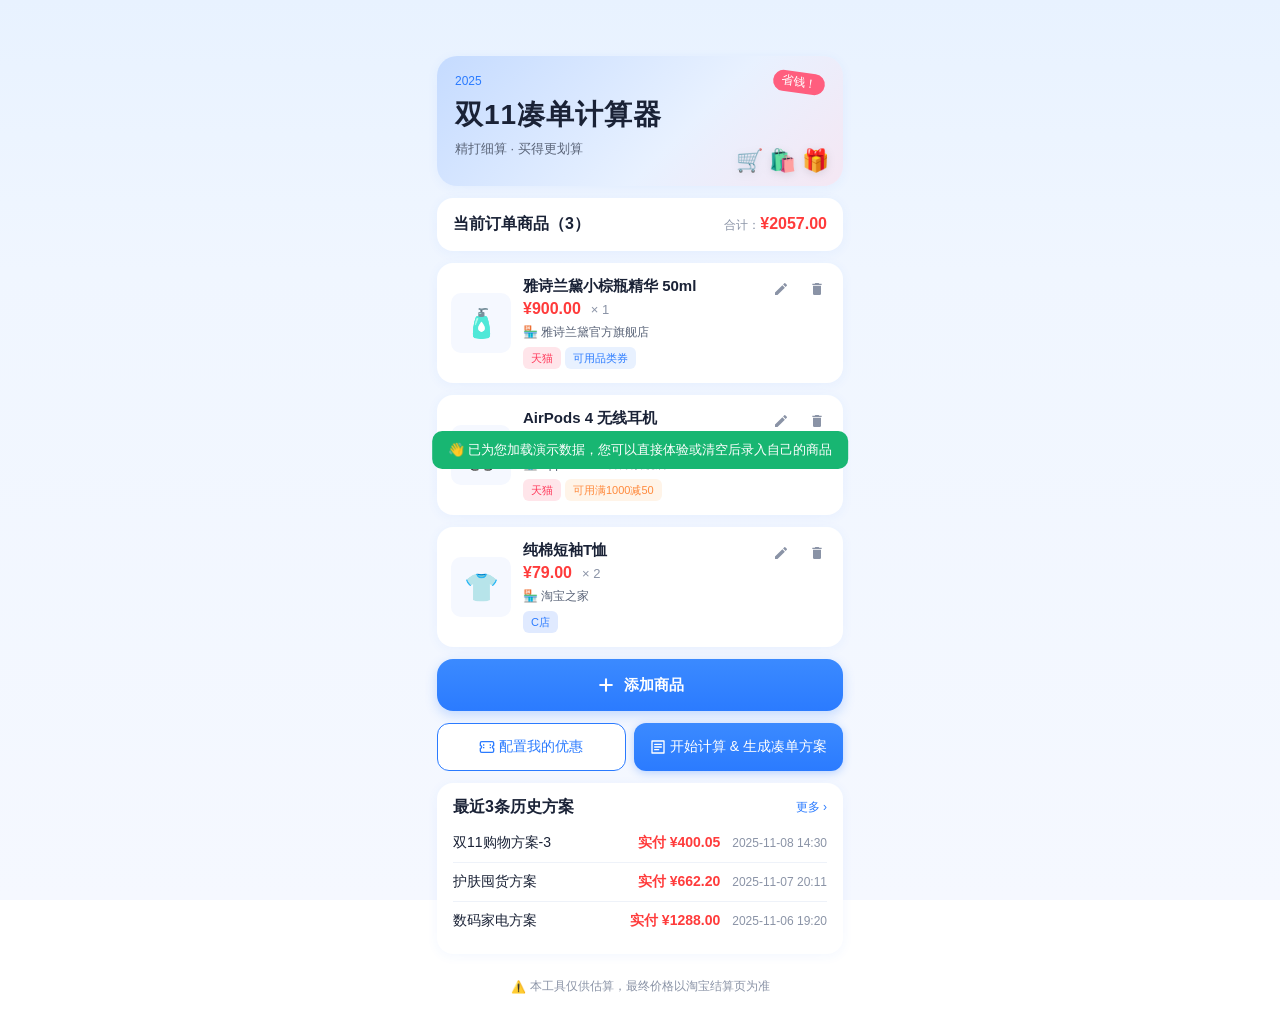
<file: index.html>
<!DOCTYPE html>
<html lang="zh-CN">
<head>
<meta charset="UTF-8">
<meta name="viewport" content="width=device-width, initial-scale=1.0, maximum-scale=1.0, user-scalable=no">
<title>双11凑单计算器</title>
<link rel="stylesheet" href="styles.css">
<style>
  .banner {
    margin: 12px 12px 0;
    height: 130px;
    border-radius: 20px;
    background: linear-gradient(135deg, #c5dbff 0%, #e8f1ff 60%, #f5e7f3 100%);
    position: relative;
    overflow: hidden;
    box-shadow: var(--shadow-card);
    display: flex; align-items: center;
  }
  .banner::before {
    content: '省钱！';
    position: absolute;
    right: 18px; top: 16px;
    font-size: 12px; color: #fff;
    background: var(--brand-pink);
    padding: 2px 8px;
    border-radius: 12px;
    transform: rotate(8deg);
  }
  .banner::after {
    content: '🛒 🛍️ 🎁';
    position: absolute;
    right: 14px; bottom: 12px;
    font-size: 22px;
    filter: drop-shadow(0 2px 4px rgba(0,0,0,0.1));
  }
  .banner .label2025 {
    position: absolute;
    left: 18px; top: 18px;
    font-size: 12px; color: var(--brand-blue);
    font-weight: 500;
  }
  .banner .title {
    position: absolute;
    left: 18px; top: 40px;
    font-size: 28px;
    font-weight: 800;
    color: var(--text-primary);
    letter-spacing: 1px;
  }
  .banner .sub {
    position: absolute;
    left: 18px; top: 84px;
    font-size: 13px;
    color: var(--text-secondary);
  }

  .item-card {
    display: flex; align-items: center; gap: 12px;
    background: var(--bg-card);
    border-radius: var(--radius-lg);
    padding: 14px;
    margin: 0 12px 12px;
    box-shadow: var(--shadow-card);
    position: relative;
  }
  .item-card .info { flex: 1; min-width: 0; }
  .item-card .name {
    font-size: 15px;
    font-weight: 600;
    color: var(--text-primary);
    margin-bottom: 4px;
    white-space: nowrap;
    overflow: hidden;
    text-overflow: ellipsis;
  }
  .item-card .row1 {
    display: flex; align-items: baseline; gap: 10px;
    margin-bottom: 6px;
  }
  .item-card .row1 .price { font-size: 16px; font-weight: 600; color: var(--brand-red); }
  .item-card .row1 .qty-text { font-size: 13px; color: var(--text-tertiary); }
  .item-card .shop {
    font-size: 12px; color: var(--text-secondary);
    display: flex; align-items: center; gap: 4px;
    margin-bottom: 6px;
  }
  .item-card .chips { display: flex; flex-wrap: wrap; gap: 4px; }
  .item-card .actions {
    position: absolute;
    right: 12px; top: 12px;
    display: flex; gap: 8px;
  }
  .item-card .actions button {
    width: 28px; height: 28px;
    color: var(--text-tertiary);
    display: flex; align-items: center; justify-content: center;
    border-radius: 6px;
  }
  .item-card .actions button:active { background: var(--bg-soft); }

  .add-btn {
    display: flex; align-items: center; justify-content: center; gap: 8px;
    background: linear-gradient(180deg, #3b8aff 0%, #2b7bff 100%);
    color: #fff;
    border-radius: var(--radius-lg);
    height: 52px;
    margin: 0 12px 12px;
    font-size: 15px;
    font-weight: 600;
    box-shadow: 0 4px 12px rgba(43, 123, 255, 0.25);
  }
  .add-btn:active { opacity: 0.92; }

  .action-row {
    display: flex; gap: 8px;
    margin: 0 12px 12px;
  }
  .action-row .btn {
    flex: 1;
    height: 48px;
    font-size: 14px;
    border-radius: 12px;
  }

  .history-card { padding: 14px 16px; }
  .history-row {
    display: flex; align-items: center; justify-content: space-between;
    padding: 10px 0;
    border-bottom: 1px solid var(--border-soft-2);
  }
  .history-row:last-child { border-bottom: none; }
  .history-row .name { font-size: 14px; color: var(--text-primary); flex: 1; }
  .history-row .amt { color: var(--brand-red); font-weight: 600; margin: 0 12px; }
  .history-row .time { color: var(--text-tertiary); font-size: 12px; min-width: 80px; text-align: right; }
  .disclaimer {
    text-align: center;
    color: var(--text-tertiary);
    font-size: 12px;
    padding: 12px;
    margin: 0 12px;
    display: flex; align-items: center; justify-content: center; gap: 4px;
  }
</style>
</head>
<body data-page="index">
<div class="app" id="app">
  <div class="banner">
    <div class="label2025">2025</div>
    <div class="title">双11凑单计算器</div>
    <div class="sub">精打细算 · 买得更划算</div>
  </div>

  <div id="root"></div>
</div>

<script src="app.js"></script>
<script>
  (function(){
    const { store, biz, fmt, fmtMoney, escapeHtml, ui, engine, demo } = window.D11C;

    // 首次进入：store.get() 会自动预置演示数据
    if (demo.isFirst()) {
      setTimeout(() => ui.toast('👋 已为您加载演示数据，您可以直接体验或清空后录入自己的商品', 'success'), 400);
    }

    function getItemChips(item, coupons) {
      const chips = [];
      chips.push(item.type === 'tianmao'
        ? `<span class="chip chip-tianmao">天猫</span>`
        : `<span class="chip chip-cshop">C店</span>`);
      const sc = (coupons.shopCoupons || []).find(c => c.shop === item.shop);
      if (sc) {
        const label = sc.type === 'ladder'
          ? sc.rules.map(r => `${r.threshold}件减${r.reduce}`).join('/')
          : sc.rules.map(r => `满${r.threshold}减${r.reduce}`).join('/');
        chips.push(`<span class="chip chip-orange">可用${label}</span>`);
      }
      if (item.presale) chips.push(`<span class="chip chip-pink">预售</span>`);
      const cc = (coupons.catCoupons || []).find(c => c.category === item.category);
      if (cc) chips.push(`<span class="chip chip-blue">可用品类券</span>`);
      return chips.join('');
    }

    function render() {
      const d = store.get();
      const items = d.items;
      const coupons = d.coupons;
      const history = d.history.slice(0, 3);
      const total = items.reduce((s, it) => s + Number(it.price || 0) * Number(it.qty || 1), 0);

      const itemsHtml = items.length === 0
        ? `<div class="empty"><span class="emoji">🛒</span><div>还没有商品</div><div class="text-sm mt-8">点击下方"添加商品"开始</div></div>`
        : items.map(it => `
          <div class="item-card" data-id="${it.id}">
            <div class="thumb">${it.thumb || '🛍️'}</div>
            <div class="info">
              <div class="name">${escapeHtml(it.name)}</div>
              <div class="row1">
                <span class="price">${fmtMoney(it.price)}</span>
                <span class="qty-text">× ${it.qty || 1}</span>
              </div>
              <div class="shop">🏪 ${escapeHtml(it.shop || '未设置店铺')}</div>
              <div class="chips">${getItemChips(it, coupons)}</div>
            </div>
            <div class="actions">
              <button data-act="edit" aria-label="编辑">
                <svg width="18" height="18" viewBox="0 0 24 24" fill="none"><path d="M3 17.25V21h3.75L17.81 9.94l-3.75-3.75L3 17.25zM20.71 7.04a1 1 0 0 0 0-1.41l-2.34-2.34a1 1 0 0 0-1.41 0l-1.83 1.83 3.75 3.75 1.83-1.83z" fill="currentColor"/></svg>
              </button>
              <button data-act="del" aria-label="删除">
                <svg width="18" height="18" viewBox="0 0 24 24" fill="none"><path d="M6 19a2 2 0 0 0 2 2h8a2 2 0 0 0 2-2V7H6v12zM19 4h-3.5l-1-1h-5l-1 1H5v2h14V4z" fill="currentColor"/></svg>
              </button>
            </div>
          </div>
        `).join('');

      const historyHtml = history.length === 0
        ? `<div class="empty" style="padding:20px"><div class="text-sm">暂无历史方案</div></div>`
        : history.map(h => `
          <div class="history-row">
            <div class="name">${escapeHtml(h.name)}</div>
            <div class="amt">实付 ${fmtMoney(h.amount)}</div>
            <div class="time">${escapeHtml(h.time)}</div>
          </div>
        `).join('');

      document.getElementById('root').innerHTML = `
        <div class="card" style="margin-top:12px">
          <div class="row-between">
            <div class="text-bold text-lg">当前订单商品（${items.length}）</div>
            <div class="text-sm text-gray">合计：<span class="text-price text-bold text-lg">${fmtMoney(total)}</span></div>
          </div>
        </div>
        <div id="itemList">${itemsHtml}</div>
        <a class="add-btn" href="edit.html">
          <svg width="20" height="20" viewBox="0 0 24 24" fill="none"><path d="M12 5v14M5 12h14" stroke="currentColor" stroke-width="2.5" stroke-linecap="round"/></svg>
          添加商品
        </a>
        <div class="action-row">
          <a class="btn btn-outline" href="coupons.html">
            <svg width="16" height="16" viewBox="0 0 24 24" fill="none"><path d="M22 10V6a2 2 0 0 0-2-2H4a2 2 0 0 0-2 2v4a2 2 0 0 1 0 4v4a2 2 0 0 0 2 2h16a2 2 0 0 0 2-2v-4a2 2 0 0 1 0-4z" stroke="currentColor" stroke-width="2" stroke-linejoin="round"/><path d="M7 8v8M17 8v8" stroke="currentColor" stroke-width="2" stroke-dasharray="2 2"/></svg>
            配置我的优惠
          </a>
          <a class="btn btn-primary" href="result.html">
            <svg width="16" height="16" viewBox="0 0 24 24" fill="none"><path d="M3 3h18v18H3z" stroke="currentColor" stroke-width="2" stroke-linejoin="round"/><path d="M7 8h10M7 12h10M7 16h6" stroke="currentColor" stroke-width="2" stroke-linecap="round"/></svg>
            开始计算 & 生成凑单方案
          </a>
        </div>
        <div class="card history-card">
          <div class="row-between" style="margin-bottom:6px">
            <div class="text-bold text-lg">最近3条历史方案</div>
            <a href="history.html" class="text-blue text-sm">更多 ›</a>
          </div>
          ${historyHtml}
        </div>
        <div class="disclaimer">
          <span style="color:#ff8a3d">⚠️</span> 本工具仅供估算，最终价格以淘宝结算页为准
        </div>
      `;

      document.querySelectorAll('.item-card').forEach(card => {
        const id = card.dataset.id;
        card.querySelector('[data-act="edit"]').addEventListener('click', (e) => {
          e.stopPropagation();
          location.href = 'edit.html?id=' + encodeURIComponent(id);
        });
        card.querySelector('[data-act="del"]').addEventListener('click', async (e) => {
          e.stopPropagation();
          const ok = await ui.confirm({ title: '确定要删除吗？', desc: '删除后该数据将无法恢复，是否确认删除？', confirmText: '确认删除', danger: true });
          if (ok) {
            biz.deleteItem(id);
            ui.toast('已删除', 'success');
            render();
          }
        });
      });
    }

    if (document.readyState === 'loading') {
      document.addEventListener('DOMContentLoaded', render);
    } else {
      render();
    }
  })();
</script>
</body>
</html>
</file>
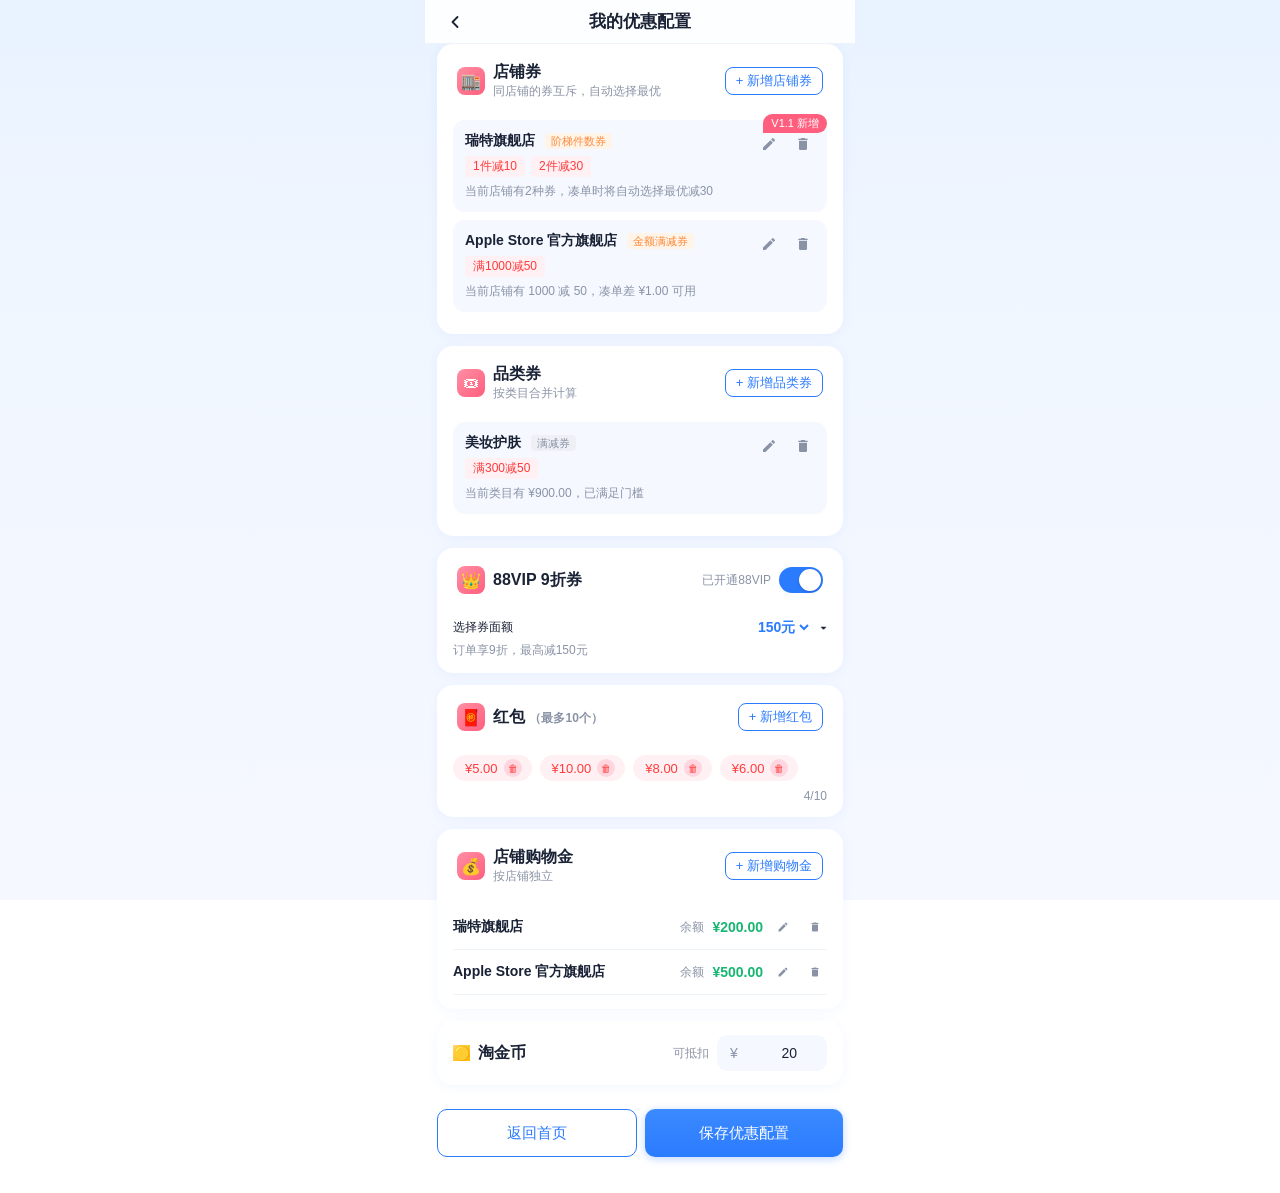
<file: coupons.html>
<!DOCTYPE html>
<html lang="zh-CN">
<head>
<meta charset="UTF-8">
<meta name="viewport" content="width=device-width, initial-scale=1.0, maximum-scale=1.0, user-scalable=no">
<title>我的优惠配置</title>
<link rel="stylesheet" href="styles.css">
<style>
  .section { background: var(--bg-card); border-radius: var(--radius-lg); padding: 14px 16px; margin: 0 12px 12px; box-shadow: var(--shadow-card); }
  .section-head { margin-bottom: 10px; }
  .section-head .ico { background: linear-gradient(135deg, #ff8fa3, #ff5e7e); }
  .new-btn {
    display: inline-flex; align-items: center; gap: 4px;
    color: var(--brand-blue);
    font-size: 13px;
    background: var(--bg-card);
    border: 1px solid var(--brand-blue);
    padding: 4px 10px;
    border-radius: 8px;
    white-space: nowrap;
  }
  .coupon-card {
    background: var(--bg-soft);
    border-radius: 12px;
    padding: 12px;
    margin-bottom: 8px;
    position: relative;
  }
  .coupon-card .head {
    display: flex; align-items: center; justify-content: space-between;
    margin-bottom: 6px;
  }
  .coupon-card .shop-name { font-size: 14px; font-weight: 600; }
  .coupon-card .type-tag {
    font-size: 11px;
    padding: 2px 6px;
    background: var(--bg-orange-soft);
    color: var(--brand-orange);
    border-radius: 4px;
    margin-left: 6px;
  }
  .coupon-card .type-tag.gray { background: #eef0f5; color: var(--text-tertiary); }
  .coupon-card .badge-new {
    position: absolute;
    right: 0; top: -6px;
    background: var(--brand-pink);
    color: #fff;
    font-size: 11px;
    padding: 2px 8px;
    border-radius: 10px 10px 10px 0;
  }
  .coupon-card .rules { display: flex; flex-wrap: wrap; gap: 6px; margin: 4px 0 6px; }
  .coupon-card .rule-chip {
    font-size: 12px;
    padding: 2px 8px;
    background: var(--bg-pink-soft);
    color: var(--brand-red);
    border-radius: 4px;
  }
  .coupon-card .note { font-size: 12px; color: var(--text-tertiary); }
  .coupon-card .actions { position: absolute; right: 10px; top: 10px; display: flex; gap: 6px; }
  .coupon-card .actions button {
    width: 28px; height: 28px;
    color: var(--text-tertiary);
    border-radius: 6px;
    display: flex; align-items: center; justify-content: center;
  }
  .coupon-card .actions button:active { background: #e6ecf5; }

  .redpkt {
    display: flex; flex-wrap: wrap; gap: 8px;
    padding: 4px 0;
  }
  .redpkt .pkt {
    display: flex; align-items: center; gap: 4px;
    background: var(--bg-pink-soft);
    color: var(--brand-red);
    padding: 4px 10px 4px 12px;
    border-radius: 16px;
    font-size: 13px;
  }
  .redpkt .pkt .del {
    width: 18px; height: 18px;
    border-radius: 50%;
    background: #ffd6df;
    color: var(--brand-red);
    display: flex; align-items: center; justify-content: center;
    font-size: 10px;
    margin-left: 2px;
  }

  .footer-btns { display: flex; gap: 8px; padding: 12px; }
  .footer-btns .btn { flex: 1; height: 48px; font-size: 15px; }
</style>
</head>
<body>
<div class="app">
  <div id="nav"></div>
  <div id="root"></div>
  <div class="footer-btns">
    <a class="btn btn-outline" href="index.html">返回首页</a>
    <button class="btn btn-primary" id="btnSave">保存优惠配置</button>
  </div>
</div>

<script src="app.js"></script>
<script>
  (function(){
  const { store, biz, fmt, fmtMoney, escapeHtml, renderNav, ui, groupBy, engine } = window.D11C;
  const data = store.get();
  const coupons = JSON.parse(JSON.stringify(data.coupons));

  document.getElementById('nav').innerHTML = renderNav({ title: '我的优惠配置', back: 'index.html' });

  function getShopSub(shop) {
    return data.items.filter(i => i.shop === shop)
      .reduce((s, it) => s + Number(it.price || 0) * Number(it.qty || 1), 0);
  }
  function getCatSub(cat) {
    return data.items.filter(i => i.category === cat)
      .reduce((s, it) => s + Number(it.price || 0) * Number(it.qty || 1), 0);
  }

  function renderShopCoupons() {
    if (!coupons.shopCoupons.length) {
      return `<div class="empty" style="padding:14px;font-size:13px">尚未添加店铺券</div>`;
    }
    return coupons.shopCoupons.map((sc, idx) => {
      const shopSub = getShopSub(sc.shop);
      const shopQty = data.items.filter(i => i.shop === sc.shop).reduce((s, it) => s + Number(it.qty || 1), 0);
      const rules = sc.rules || [];
      const isLadder = sc.type === 'ladder';
      const note = isLadder
        ? rules.map(r => `${r.threshold >= 100 ? '满¥'+r.threshold : r.threshold}件减${r.reduce}`).join(' | ')
        : rules.map(r => `满${r.threshold}减${r.reduce}`).join(' | ');
      // 凑单注脚
      const ok = isLadder
        ? shopQty >= Math.min(...rules.map(r => r.threshold))
        : shopSub >= Math.min(...rules.map(r => r.threshold));
      let subNote = '';
      if (isLadder) {
        if (rules.length > 1) {
          subNote = `当前店铺有${rules.length}种券，凑单时将自动选择最优减${Math.max(...rules.map(r => r.reduce))}`;
        } else if (rules[0]) {
          subNote = ok ? '已满足门槛' : `再${Math.min(...rules.map(r => r.threshold)) - shopQty}件可触发`;
        }
      } else {
        if (rules[0]) {
          const gap = Math.min(...rules.map(r => r.threshold)) - shopSub;
          subNote = gap > 0 ? `当前店铺有 ${Math.min(...rules.map(r => r.threshold))} 减 ${rules[0].reduce}，凑单差 ¥${fmt(gap)} 可用` : '已满足';
        }
      }
      return `
        <div class="coupon-card">
          ${idx === 0 && data.hasInitDemo && sc.shop === '瑞特旗舰店' ? '<div class="badge-new">V1.1 新增</div>' : ''}
          <div class="head">
            <div>
              <span class="shop-name">${escapeHtml(sc.shop)}</span>
              <span class="type-tag">${isLadder ? '阶梯件数券' : '金额满减券'}</span>
            </div>
          </div>
          <div class="rules">${rules.map(r => `<span class="rule-chip">${isLadder ? (r.threshold >= 100 ? '满¥'+r.threshold : r.threshold+'件') : '满'+r.threshold}减${r.reduce}</span>`).join('')}</div>
          <div class="note">${escapeHtml(subNote || '当前已配置')}</div>
          <div class="actions">
            <button data-act="edit" data-i="${idx}">
              <svg width="16" height="16" viewBox="0 0 24 24" fill="none"><path d="M3 17.25V21h3.75L17.81 9.94l-3.75-3.75L3 17.25zM20.71 7.04a1 1 0 0 0 0-1.41l-2.34-2.34a1 1 0 0 0-1.41 0l-1.83 1.83 3.75 3.75 1.83-1.83z" fill="currentColor"/></svg>
            </button>
            <button data-act="del" data-i="${idx}">
              <svg width="16" height="16" viewBox="0 0 24 24" fill="none"><path d="M6 19a2 2 0 0 0 2 2h8a2 2 0 0 0 2-2V7H6v12zM19 4h-3.5l-1-1h-5l-1 1H5v2h14V4z" fill="currentColor"/></svg>
            </button>
          </div>
        </div>
      `;
    }).join('');
  }

  function renderCatCoupons() {
    if (!coupons.catCoupons.length) {
      return `<div class="empty" style="padding:14px;font-size:13px">尚未添加品类券</div>`;
    }
    return coupons.catCoupons.map((cc, idx) => {
      const sub = getCatSub(cc.category);
      const ok = sub >= cc.threshold;
      return `
        <div class="coupon-card">
          <div class="head">
            <div>
              <span class="shop-name">${escapeHtml(cc.category)}</span>
              <span class="type-tag gray">满减券</span>
            </div>
          </div>
          <div class="rules"><span class="rule-chip">满${cc.threshold}减${cc.reduce}</span></div>
          <div class="note">${ok ? `当前类目有 ¥${fmt(sub)}，已满足门槛` : `类目合计 ¥${fmt(sub)}，未达门槛`}</div>
          <div class="actions">
            <button data-act="editCat" data-i="${idx}">
              <svg width="16" height="16" viewBox="0 0 24 24" fill="none"><path d="M3 17.25V21h3.75L17.81 9.94l-3.75-3.75L3 17.25zM20.71 7.04a1 1 0 0 0 0-1.41l-2.34-2.34a1 1 0 0 0-1.41 0l-1.83 1.83 3.75 3.75 1.83-1.83z" fill="currentColor"/></svg>
            </button>
            <button data-act="delCat" data-i="${idx}">
              <svg width="16" height="16" viewBox="0 0 24 24" fill="none"><path d="M6 19a2 2 0 0 0 2 2h8a2 2 0 0 0 2-2V7H6v12zM19 4h-3.5l-1-1h-5l-1 1H5v2h14V4z" fill="currentColor"/></svg>
            </button>
          </div>
        </div>
      `;
    }).join('');
  }

  function renderShopCoins() {
    if (!coupons.shopCoins.length) {
      return `<div class="empty" style="padding:14px;font-size:13px">尚未添加购物金</div>`;
    }
    return coupons.shopCoins.map((c, idx) => `
      <div class="row-between" style="padding:10px 0;border-bottom:1px solid var(--border-soft-2)">
        <div class="text-bold">${escapeHtml(c.shop)}</div>
        <div class="row gap-8">
          <span class="text-sm text-gray">余额</span>
          <span class="text-green text-bold">¥${fmt(c.balance)}</span>
          <button data-act="editCoin" data-i="${idx}" style="color:var(--text-tertiary);width:24px;height:24px;display:flex;align-items:center;justify-content:center;">
            <svg width="14" height="14" viewBox="0 0 24 24" fill="none"><path d="M3 17.25V21h3.75L17.81 9.94l-3.75-3.75L3 17.25zM20.71 7.04a1 1 0 0 0 0-1.41l-2.34-2.34a1 1 0 0 0-1.41 0l-1.83 1.83 3.75 3.75 1.83-1.83z" fill="currentColor"/></svg>
          </button>
          <button data-act="delCoin" data-i="${idx}" style="color:var(--text-tertiary);width:24px;height:24px;display:flex;align-items:center;justify-content:center;">
            <svg width="14" height="14" viewBox="0 0 24 24" fill="none"><path d="M6 19a2 2 0 0 0 2 2h8a2 2 0 0 0 2-2V7H6v12zM19 4h-3.5l-1-1h-5l-1 1H5v2h14V4z" fill="currentColor"/></svg>
          </button>
        </div>
      </div>
    `).join('');
  }

  function render() {
    document.getElementById('root').innerHTML = `
      <!-- 店铺券 -->
      <div class="section">
        <div class="section-head row-between">
          <div class="row gap-8">
            <div class="ico ico-shop">🏬</div>
            <div>
              <div class="text-bold text-lg">店铺券</div>
              <div class="text-sm text-gray">同店铺的券互斥，自动选择最优</div>
            </div>
          </div>
          <button class="new-btn" data-act="addShop">+ 新增店铺券</button>
        </div>
        ${renderShopCoupons()}
      </div>

      <!-- 品类券 -->
      <div class="section">
        <div class="section-head row-between">
          <div class="row gap-8">
            <div class="ico ico-cat">🎟</div>
            <div>
              <div class="text-bold text-lg">品类券</div>
              <div class="text-sm text-gray">按类目合并计算</div>
            </div>
          </div>
          <button class="new-btn" data-act="addCat">+ 新增品类券</button>
        </div>
        ${renderCatCoupons()}
      </div>

      <!-- 88VIP -->
      <div class="section">
        <div class="section-head row-between">
          <div class="row gap-8">
            <div class="ico ico-vip">👑</div>
            <div class="text-bold text-lg">88VIP 9折券</div>
          </div>
          <div class="row gap-8">
            <span class="text-sm text-gray">${coupons.vip.enabled ? '已开通88VIP' : '未开通'}</span>
            <div class="switch ${coupons.vip.enabled ? 'on' : ''}" data-act="vip"></div>
          </div>
        </div>
        <div class="row-between" style="padding:4px 0 0">
          <div class="text-sm">选择券面额</div>
          <div class="row gap-8">
            <select id="vipSel" class="text-bold" style="border:none;background:transparent;font-size:14px;color:var(--brand-blue);font-weight:600">
              <option ${coupons.vip.denom === 150 ? 'selected' : ''}>150元</option>
              <option ${coupons.vip.denom === 100 ? 'selected' : ''}>100元</option>
              <option ${coupons.vip.denom === 50 ? 'selected' : ''}>50元</option>
            </select>
            <span>▾</span>
          </div>
        </div>
        <div class="text-sm text-gray" style="margin-top:6px">订单享9折，最高减${coupons.vip.denom}元</div>
      </div>

      <!-- 红包 -->
      <div class="section">
        <div class="section-head row-between">
          <div class="row gap-8">
            <div class="ico ico-red">🧧</div>
            <div class="text-bold text-lg">红包 <span class="text-sm text-gray font-normal">（最多10个）</span></div>
          </div>
          <button class="new-btn" data-act="addRed">+ 新增红包</button>
        </div>
        <div class="redpkt">
          ${coupons.redPackets.map((p, i) => `
            <div class="pkt">¥${fmt(p.value)}<span class="del" data-act="delRed" data-i="${i}">🗑</span></div>
          `).join('')}
        </div>
        <div class="text-sm text-gray" style="text-align:right;margin-top:4px">${coupons.redPackets.length}/10</div>
      </div>

      <!-- 店铺购物金 -->
      <div class="section">
        <div class="section-head row-between">
          <div class="row gap-8">
            <div class="ico ico-coin">💰</div>
            <div>
              <div class="text-bold text-lg">店铺购物金</div>
              <div class="text-sm text-gray">按店铺独立</div>
            </div>
          </div>
          <button class="new-btn" data-act="addCoin">+ 新增购物金</button>
        </div>
        ${renderShopCoins()}
      </div>

      <!-- 淘金币 -->
      <div class="section" style="display:flex;align-items:center;gap:8px">
        <div class="ico ico-gold">🟡</div>
        <div class="text-bold text-lg" style="white-space:nowrap">淘金币</div>
        <div style="flex:1"></div>
        <div class="text-sm text-gray" style="white-space:nowrap">可抵扣</div>
        <div class="input" style="width:110px;height:36px;flex-shrink:0">
          <span class="prefix">¥</span>
          <input type="number" inputmode="decimal" id="goldInput" value="${coupons.goldCoin || 0}" style="text-align:right;min-width:0;width:100%">
        </div>
      </div>
    `;
    bind();
  }

  function bind() {
    document.querySelectorAll('[data-act="addShop"]').forEach(b => b.addEventListener('click', () => {
      // 弹窗：选择已有店铺 or 新建
      const shops = Array.from(new Set(data.items.map(i => i.shop).filter(Boolean)));
      shops.push('__new__');
      const buttons = shops.map(s => s === '__new__' ? '<button class="btn btn-outline" data-shop="__new__">+ 自定义店铺</button>' : `<button class="btn btn-outline" data-shop="${escapeHtml(s)}">${escapeHtml(s)}</button>`).join('');
      showModal({
        title: '选择店铺', desc: '为该店铺添加店铺券', content: `<div class="grid" style="display:flex;flex-wrap:wrap;gap:8px">${buttons}</div>`
      });
    }));

    document.querySelectorAll('[data-act="addCat"]').forEach(b => b.addEventListener('click', () => {
      const cats = Array.from(new Set(data.items.map(i => i.category).filter(Boolean)));
      cats.push('__new__');
      const buttons = cats.map(c => c === '__new__' ? '<button class="btn btn-outline" data-cat="__new__">+ 自定义类目</button>' : `<button class="btn btn-outline" data-cat="${escapeHtml(c)}">${escapeHtml(c)}</button>`).join('');
      showModal({
        title: '选择类目', desc: '为该类目添加品类券', content: `<div class="grid" style="display:flex;flex-wrap:wrap;gap:8px">${buttons}</div>`
      });
    }));

    document.querySelectorAll('[data-act="addRed"]').forEach(b => b.addEventListener('click', () => {
      if (coupons.redPackets.length >= 10) { ui.toast('最多录入10个红包', 'error'); return; }
      showModal({
        title: '新增红包', desc: '请输入红包金额',
        content: `<div class="input" style="height:40px"><span class="prefix">¥</span><input type="number" inputmode="decimal" id="rpVal" placeholder="如 5"></div>
                  <button class="btn btn-primary btn-block mt-12" id="rpOk">确认添加</button>`
      });
    }));

    document.querySelectorAll('[data-act="addCoin"]').forEach(b => b.addEventListener('click', () => {
      const shops = Array.from(new Set(data.items.map(i => i.shop).filter(Boolean)));
      shops.push('__new__');
      const buttons = shops.map(s => s === '__new__' ? '<button class="btn btn-outline" data-coin="__new__">+ 自定义店铺</button>' : `<button class="btn btn-outline" data-coin="${escapeHtml(s)}">${escapeHtml(s)}</button>`).join('');
      showModal({
        title: '选择店铺', desc: '为该店铺设置购物金余额', content: `<div class="grid" style="display:flex;flex-wrap:wrap;gap:8px">${buttons}</div>`
      });
    }));

    document.querySelectorAll('[data-act="del"]').forEach(b => b.addEventListener('click', async () => {
      const i = +b.dataset.i;
      const ok = await ui.confirm({ title: '确定要删除吗？', desc: '删除后该数据将无法恢复', confirmText: '确认删除', danger: true });
      if (ok) { coupons.shopCoupons.splice(i, 1); render(); }
    }));
    document.querySelectorAll('[data-act="delCat"]').forEach(b => b.addEventListener('click', async () => {
      const i = +b.dataset.i;
      const ok = await ui.confirm({ title: '确定要删除吗？', desc: '删除后该数据将无法恢复', confirmText: '确认删除', danger: true });
      if (ok) { coupons.catCoupons.splice(i, 1); render(); }
    }));
    document.querySelectorAll('[data-act="editCat"]').forEach(b => b.addEventListener('click', () => {
      const i = +b.dataset.i;
      const cur = coupons.catCoupons[i];
      if (cur) openCatCouponEditor(cur.category, i);
    }));
    document.querySelectorAll('[data-act="delRed"]').forEach(b => b.addEventListener('click', () => {
      coupons.redPackets.splice(+b.dataset.i, 1);
      render();
    }));
    document.querySelectorAll('[data-act="delCoin"]').forEach(b => b.addEventListener('click', async () => {
      const i = +b.dataset.i;
      const ok = await ui.confirm({ title: '确定要删除吗？', desc: '删除后该数据将无法恢复', confirmText: '确认删除', danger: true });
      if (ok) { coupons.shopCoins.splice(i, 1); render(); }
    }));
    document.querySelectorAll('[data-act="editCoin"]').forEach(b => b.addEventListener('click', () => {
      const i = +b.dataset.i;
      const cur = coupons.shopCoins[i];
      if (cur) openShopCoinEditor(cur.shop, i);
    }));

    document.querySelectorAll('[data-act="vip"]').forEach(s => s.addEventListener('click', () => {
      coupons.vip.enabled = !coupons.vip.enabled;
      render();
    }));

    document.getElementById('vipSel')?.addEventListener('change', (e) => {
      coupons.vip.denom = Number(e.target.value);
      document.querySelector('.section:last-of-type .text-sm.text-gray').textContent = `订单享9折，最高减${coupons.vip.denom}元`;
    });
    document.getElementById('goldInput')?.addEventListener('input', (e) => {
      const v = Number(e.target.value);
      if (v < 0) { ui.toast('金额不能为负数', 'error'); e.target.value = 0; coupons.goldCoin = 0; return; }
      coupons.goldCoin = v;
    });
  }

  function showModal({ title, desc, content }) {
    const mask = document.createElement('div');
    mask.className = 'modal-mask';
    mask.innerHTML = `<div class="modal" style="text-align:left">
      <div class="modal-title" style="text-align:center">${escapeHtml(title)}</div>
      ${desc ? `<div class="modal-desc" style="text-align:center">${escapeHtml(desc)}</div>` : ''}
      <div>${content}</div>
      <div class="modal-actions mt-12"><button class="btn btn-ghost" data-act="close">取消</button></div>
    </div>`;
    document.body.appendChild(mask);

    // 绑定内部按钮
    mask.addEventListener('click', (e) => {
      if (e.target.closest('[data-act="close"]') || e.target === mask) { mask.remove(); return; }
      const shop = e.target.closest('[data-shop]');
      if (shop) { mask.remove(); openShopCouponEditor(shop.dataset.shop); return; }
      const cat = e.target.closest('[data-cat]');
      if (cat) { mask.remove(); openCatCouponEditor(cat.dataset.cat); return; }
      const coin = e.target.closest('[data-coin]');
      if (coin) { mask.remove(); openShopCoinEditor(coin.dataset.coin); return; }
      if (e.target.id === 'rpOk') {
        const v = Number(mask.querySelector('#rpVal').value);
        if (!v || v <= 0) { ui.toast('请输入正确的金额', 'error'); return; }
        coupons.redPackets.push({ id: Date.now().toString(36), value: v });
        mask.remove();
        render();
      }
    });
  }

  function openShopCouponEditor(shop) {
    if (shop === '__new__') {
      // 弹窗输入店铺名
      const m = document.createElement('div');
      m.className = 'modal-mask';
      m.innerHTML = `<div class="modal" style="text-align:left">
        <div class="modal-title" style="text-align:center">输入店铺名</div>
        <div class="input" style="height:40px"><input id="shopNew" placeholder="如：瑞特旗舰店" maxlength="20"></div>
        <div class="modal-actions mt-12">
          <button class="btn btn-ghost" data-cancel>取消</button>
          <button class="btn btn-primary" id="shopOk">确定</button>
        </div>
      </div>`;
      document.body.appendChild(m);
      m.addEventListener('click', (e) => {
        if (e.target.closest('[data-cancel]') || e.target === m) { m.remove(); return; }
        if (e.target.id === 'shopOk') {
          const v = m.querySelector('#shopNew').value.trim();
          if (!v) { ui.toast('请输入店铺名', 'error'); return; }
          m.remove();
          openShopCouponEditor(v);
        }
      });
      return;
    }
    // 编辑券规则
    const m = document.createElement('div');
    m.className = 'modal-mask';
    m.innerHTML = `<div class="modal" style="text-align:left;max-width:340px">
      <div class="modal-title" style="text-align:center">${escapeHtml(shop)} 的店铺券</div>
      <div class="text-sm text-gray" style="margin-bottom:8px">券类型</div>
      <div class="radio-group" style="margin-bottom:12px">
        <div class="radio on" data-coupon-type="ladder">阶梯件数券</div>
        <div class="radio" data-coupon-type="amount">金额满减券</div>
      </div>
      <div id="rulesBox" class="text-sm"></div>
      <div class="modal-actions mt-12">
        <button class="btn btn-ghost" data-cancel>取消</button>
        <button class="btn btn-primary" id="saveCoup">保存</button>
      </div>
    </div>`;
    document.body.appendChild(m);
    let curType = 'ladder';
    const rules = [{ threshold: 1, reduce: 10 }];

    function renderRules() {
      m.querySelector('#rulesBox').innerHTML = `
        <div style="background:var(--bg-soft);padding:10px;border-radius:10px">
          ${rules.map((r, i) => `
            <div style="margin-bottom:10px;padding-bottom:8px;border-bottom:1px dashed var(--border-soft)">
              <div class="row gap-6" style="margin-bottom:6px">
                <span class="text-sm" style="color:var(--text-tertiary);width:60px">满</span>
                <div class="input" style="flex:1;height:30px"><input type="number" data-i="${i}" data-k="threshold" value="${r.threshold}"></div>
                <span class="text-sm" style="color:var(--text-tertiary)">${curType === 'ladder' ? '件' : '元'}</span>
              </div>
              <div class="row gap-6">
                <span class="text-sm" style="color:var(--text-tertiary);width:60px">减</span>
                <div class="input" style="flex:1;height:30px"><span class="prefix">¥</span><input type="number" data-i="${i}" data-k="reduce" value="${r.reduce}"></div>
                ${rules.length > 1 ? `<button data-del="${i}" style="color:var(--brand-red);width:28px;height:28px;background:#fff0f0;border-radius:6px;font-size:14px">×</button>` : '<span style="width:28px"></span>'}
              </div>
            </div>
          `).join('')}
          <button id="addRule" class="btn btn-ghost btn-block" style="height:32px;margin-top:4px">+ 添加一档</button>
        </div>`;
      m.querySelectorAll('input[data-k]').forEach(inp => {
        inp.addEventListener('input', (e) => {
          rules[+e.target.dataset.i][e.target.dataset.k] = Number(e.target.value) || 0;
        });
      });
      m.querySelectorAll('[data-del]').forEach(b => b.addEventListener('click', () => {
        rules.splice(+b.dataset.del, 1);
        renderRules();
      }));
      m.querySelector('#addRule')?.addEventListener('click', () => {
        const last = rules[rules.length - 1] || { threshold: 1, reduce: 10 };
        rules.push({ threshold: last.threshold + 1, reduce: last.reduce + 10 });
        renderRules();
      });
    }
    renderRules();

    m.querySelectorAll('[data-coupon-type]').forEach(r => r.addEventListener('click', () => {
      m.querySelectorAll('[data-coupon-type]').forEach(x => x.classList.remove('on'));
      r.classList.add('on');
      curType = r.dataset.couponType;
      rules.length = 0;
      rules.push({ threshold: 1, reduce: 10 });
      renderRules();
    }));

    m.addEventListener('click', (e) => {
      if (e.target.closest('[data-cancel]') || e.target === m) { m.remove(); return; }
      if (e.target.id === 'saveCoup') {
        coupons.shopCoupons.push({ id: Date.now().toString(36), shop, type: curType, rules });
        m.remove();
        render();
      }
    });
  }

  function openCatCouponEditor(cat, editIdx) {
    if (cat === '__new__') {
      const m = document.createElement('div');
      m.className = 'modal-mask';
      m.innerHTML = `<div class="modal" style="text-align:left">
        <div class="modal-title" style="text-align:center">输入类目名</div>
        <div class="input" style="height:40px"><input id="catNew" placeholder="如：美妆护肤" maxlength="20"></div>
        <div class="modal-actions mt-12">
          <button class="btn btn-ghost" data-cancel>取消</button>
          <button class="btn btn-primary" id="catOk">确定</button>
        </div>
      </div>`;
      document.body.appendChild(m);
      m.addEventListener('click', (e) => {
        if (e.target.closest('[data-cancel]') || e.target === m) { m.remove(); return; }
        if (e.target.id === 'catOk') {
          const v = m.querySelector('#catNew').value.trim();
          if (!v) { ui.toast('请输入类目', 'error'); return; }
          m.remove();
          openCatCouponEditor(v, editIdx);
        }
      });
      return;
    }
    const editMode = typeof editIdx === 'number';
    const cur = editMode ? coupons.catCoupons[editIdx] : null;
    const initTh = cur ? cur.threshold : 300;
    const initRe = cur ? cur.reduce : 50;
    const m = document.createElement('div');
    m.className = 'modal-mask';
    m.innerHTML = `<div class="modal" style="text-align:left">
      <div class="modal-title" style="text-align:center">${escapeHtml(cat)} 的品类券</div>
      <div style="margin:12px 0">
        <div class="row gap-6" style="margin-bottom:8px">
          <span class="text-sm" style="color:var(--text-tertiary);width:50px">满</span>
          <div class="input" style="flex:1;height:34px"><input type="number" id="cTh" value="${initTh}" placeholder="如 300"></div>
          <span class="text-sm" style="color:var(--text-tertiary)">元</span>
        </div>
        <div class="row gap-6">
          <span class="text-sm" style="color:var(--text-tertiary);width:50px">减</span>
          <div class="input" style="flex:1;height:34px"><span class="prefix">¥</span><input type="number" id="cRe" value="${initRe}" placeholder="如 50"></div>
        </div>
      </div>
      <div class="modal-actions">
        <button class="btn btn-ghost" data-cancel>取消</button>
        <button class="btn btn-primary" id="catSave">保存</button>
      </div>
    </div>`;
    document.body.appendChild(m);
    m.addEventListener('click', (e) => {
      if (e.target.closest('[data-cancel]') || e.target === m) { m.remove(); return; }
      if (e.target.id === 'catSave') {
        const th = Number(m.querySelector('#cTh').value);
        const re = Number(m.querySelector('#cRe').value);
        if (!th || th <= 0 || !re || re <= 0) { ui.toast('请输入正确的金额', 'error'); return; }
        if (editMode) {
          coupons.catCoupons[editIdx].threshold = th;
          coupons.catCoupons[editIdx].reduce = re;
        } else {
          coupons.catCoupons.push({ id: Date.now().toString(36), category: cat, threshold: th, reduce: re });
        }
        m.remove();
        render();
      }
    });
  }

  function openShopCoinEditor(shop, editIdx) {
    if (shop === '__new__') {
      const m = document.createElement('div');
      m.className = 'modal-mask';
      m.innerHTML = `<div class="modal" style="text-align:left">
        <div class="modal-title" style="text-align:center">输入店铺名</div>
        <div class="input" style="height:40px"><input id="sn2" placeholder="如：Apple Store 官方旗舰店" maxlength="20"></div>
        <div class="modal-actions mt-12">
          <button class="btn btn-ghost" data-cancel>取消</button>
          <button class="btn btn-primary" id="sn2ok">确定</button>
        </div>
      </div>`;
      document.body.appendChild(m);
      m.addEventListener('click', (e) => {
        if (e.target.closest('[data-cancel]') || e.target === m) { m.remove(); return; }
        if (e.target.id === 'sn2ok') {
          const v = m.querySelector('#sn2').value.trim();
          if (!v) { ui.toast('请输入店铺名', 'error'); return; }
          m.remove();
          openShopCoinEditor(v, editIdx);
        }
      });
      return;
    }
    const editMode = typeof editIdx === 'number';
    const cur = editMode ? coupons.shopCoins[editIdx] : null;
    const initVal = cur ? cur.balance : 200;
    const m = document.createElement('div');
    m.className = 'modal-mask';
    m.innerHTML = `<div class="modal" style="text-align:left">
      <div class="modal-title" style="text-align:center">${escapeHtml(shop)} 购物金</div>
      <div class="row gap-6" style="margin:12px 0">
        <span class="text-sm" style="color:var(--text-tertiary);width:50px">余额</span>
        <div class="input" style="flex:1;height:36px"><span class="prefix">¥</span><input type="number" id="cnBal" value="${initVal}"></div>
      </div>
      <div class="modal-actions">
        <button class="btn btn-ghost" data-cancel>取消</button>
        <button class="btn btn-primary" id="cnOk">保存</button>
      </div>
    </div>`;
    document.body.appendChild(m);
    m.addEventListener('click', (e) => {
      if (e.target.closest('[data-cancel]') || e.target === m) { m.remove(); return; }
      if (e.target.id === 'cnOk') {
        const v = Number(m.querySelector('#cnBal').value);
        if (v < 0) { ui.toast('金额不能为负数', 'error'); return; }
        if (editMode) {
          coupons.shopCoins[editIdx].balance = v;
        } else {
          coupons.shopCoins.push({ id: Date.now().toString(36), shop, balance: v });
        }
        m.remove();
        render();
      }
    });
  }

  document.getElementById('btnSave').addEventListener('click', () => {
    biz.saveCoupons(coupons);
    ui.toast('保存成功', 'success');
    setTimeout(() => location.href = 'index.html', 400);
  });

  render();
  })();
</script>
</body>
</html>
</file>
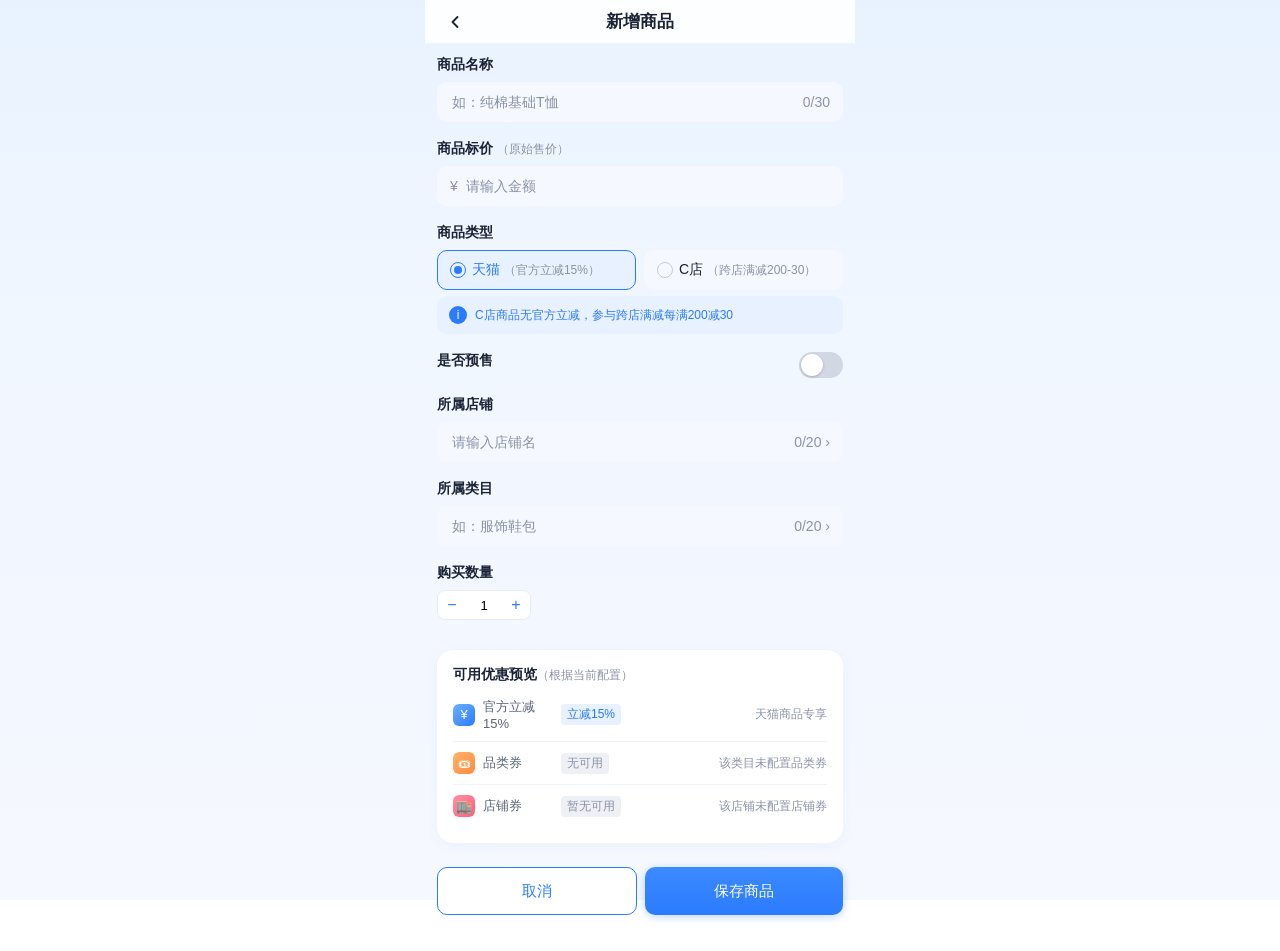
<file: edit.html>
<!DOCTYPE html>
<html lang="zh-CN">
<head>
<meta charset="UTF-8">
<meta name="viewport" content="width=device-width, initial-scale=1.0, maximum-scale=1.0, user-scalable=no">
<title>新增商品</title>
<link rel="stylesheet" href="styles.css">
<style>
  .form { padding: 12px; }
  .form-group { margin-bottom: 18px; }
  .form-label {
    font-size: 14px;
    font-weight: 600;
    color: var(--text-primary);
    margin-bottom: 8px;
  }
  .form-label .opt { color: var(--text-tertiary); font-weight: 400; font-size: 12px; margin-left: 4px; }
  .form-hint {
    font-size: 12px;
    color: var(--text-tertiary);
    margin-top: 4px;
  }
  .radio-group { display: flex; gap: 8px; }
  .radio {
    flex: 1;
    display: flex; align-items: center; gap: 6px;
    padding: 10px 12px;
    background: var(--bg-soft);
    border: 1px solid transparent;
    border-radius: 10px;
    cursor: pointer;
    font-size: 14px;
  }
  .radio.on { background: var(--bg-blue-soft); border-color: var(--brand-blue); color: var(--brand-blue); font-weight: 500; }
  .radio .dot {
    width: 16px; height: 16px;
    border: 1.5px solid #c4ccdc;
    border-radius: 50%;
    position: relative;
    flex-shrink: 0;
  }
  .radio.on .dot { border-color: var(--brand-blue); }
  .radio.on .dot::after {
    content: '';
    position: absolute;
    left: 3px; top: 3px;
    width: 8px; height: 8px;
    background: var(--brand-blue);
    border-radius: 50%;
  }

  .info-banner {
    display: flex; gap: 8px; align-items: flex-start;
    background: var(--bg-blue-soft);
    color: var(--brand-blue);
    padding: 10px 12px;
    border-radius: 10px;
    font-size: 12px;
    margin-top: 6px;
    line-height: 1.5;
  }
  .info-banner .ico {
    width: 18px; height: 18px;
    background: var(--brand-blue);
    color: #fff;
    border-radius: 50%;
    display: flex; align-items: center; justify-content: center;
    font-size: 12px;
    flex-shrink: 0;
  }

  .row-2 { display: flex; gap: 8px; }
  .row-2 .form-group { flex: 1; }

  .preset-tag {
    display: inline-block;
    font-size: 11px;
    color: var(--brand-blue);
    background: var(--bg-blue-soft);
    padding: 2px 6px;
    border-radius: 4px;
    margin-left: 6px;
  }

  .preview-block {
    background: var(--bg-card);
    border-radius: var(--radius-lg);
    padding: 16px;
    box-shadow: var(--shadow-card);
    margin: 0 12px 12px;
  }
  .preview-block .head { font-size: 14px; font-weight: 600; margin-bottom: 4px; }
  .preview-block .head .opt { color: var(--text-tertiary); font-weight: 400; font-size: 12px; }
  .preview-row {
    display: flex; align-items: center; gap: 8px;
    padding: 10px 0;
    border-bottom: 1px solid var(--border-soft-2);
  }
  .preview-row:last-child { border-bottom: none; }
  .preview-row .ico { width: 22px; height: 22px; border-radius: 6px; display:flex;align-items:center;justify-content:center;color:#fff;font-size:13px; }
  .preview-row .label { width: 70px; font-size: 13px; color: var(--text-secondary); }
  .preview-row .chip-mini {
    font-size: 12px;
    padding: 2px 6px;
    background: var(--bg-pink-soft);
    color: var(--brand-red);
    border-radius: 4px;
  }
  .preview-row .chip-mini.blue { background: var(--bg-blue-soft); color: var(--brand-blue); }
  .preview-row .chip-mini.gray { background: #eef0f5; color: var(--text-tertiary); }
  .preview-row .status { flex: 1; text-align: right; font-size: 12px; color: var(--text-tertiary); }
  .preview-row .status.fail { color: var(--brand-red); }

  .footer-btns {
    display: flex; gap: 8px;
    padding: 12px;
    margin-top: 8px;
  }
  .footer-btns .btn { flex: 1; height: 48px; font-size: 15px; }
</style>
</head>
<body>
<div class="app">
  <div id="nav"></div>
  <div id="form" class="form"></div>
  <div id="preview"></div>
  <div class="footer-btns">
    <button class="btn btn-outline" id="btnCancel">取消</button>
    <button class="btn btn-primary" id="btnSave">保存商品</button>
  </div>
</div>

<script src="app.js"></script>
<script>
  (function(){
  const { store, biz, fmt, fmtMoney, escapeHtml, getQuery, renderNav, engine, ui, groupBy } = window.D11C;

  const editId = getQuery('id');
  const isEdit = !!editId;
  let data = store.get();
  let item = isEdit
    ? { ...data.items.find(i => i.id === editId) }
    : { name: '', price: '', shop: '', category: '', type: 'tianmao', qty: 1, presale: false, deposit: 0, depositDeduct: 0 };

  document.getElementById('nav').innerHTML = renderNav({
    title: isEdit ? '编辑商品' : '新增商品',
    back: 'index.html',
  });

  function renderForm() {
    document.getElementById('form').innerHTML = `
      <div class="form-group">
        <div class="form-label">商品名称</div>
        <div class="input" id="iName">
          <input type="text" placeholder="如：纯棉基础T恤" maxlength="30" value="${escapeHtml(item.name || '')}">
          <span class="suffix text-sm text-gray"><span id="nameCnt">${(item.name || '').length}</span>/30</span>
        </div>
      </div>

      <div class="form-group">
        <div class="form-label">商品标价<span class="opt">（原始售价）</span></div>
        <div class="input" id="iPrice">
          <span class="prefix">¥</span>
          <input type="number" inputmode="decimal" placeholder="请输入金额" value="${item.price || ''}">
        </div>
      </div>

      <div class="form-group">
        <div class="form-label">商品类型</div>
        <div class="radio-group" id="iType">
          <div class="radio ${item.type === 'tianmao' ? 'on' : ''}" data-val="tianmao">
            <span class="dot"></span>
            <span>天猫 <span class="text-sm text-gray">（官方立减15%）</span></span>
          </div>
          <div class="radio ${item.type === 'cshop' ? 'on' : ''}" data-val="cshop">
            <span class="dot"></span>
            <span>C店 <span class="text-sm text-gray">（跨店满减200-30）</span></span>
          </div>
        </div>
        <div class="info-banner">
          <div class="ico">i</div>
          <div>C店商品无官方立减，参与跨店满减每满200减30</div>
        </div>
      </div>

      <div class="form-group">
        <div class="row-between">
          <div class="form-label">是否预售</div>
          <div class="switch ${item.presale ? 'on' : ''}" id="iPresale"></div>
        </div>
        ${item.presale ? `<div class="info-banner">
          <div class="ico">i</div>
          <div>预售商品需先支付定金，尾款会在双11期间支付</div>
        </div>` : ''}
      </div>

      ${item.presale ? `
      <div class="form-group">
        <div class="form-label">定金<span class="opt">（可不填）</span></div>
        <div class="input"><span class="prefix">¥</span>
          <input type="number" inputmode="decimal" placeholder="请输入定金金额" id="iDeposit" value="${item.deposit || ''}">
        </div>
      </div>
      <div class="form-group">
        <div class="form-label">尾款原价<span class="opt">（可不填）</span></div>
        <div class="input"><span class="prefix">¥</span>
          <input type="number" inputmode="decimal" placeholder="请输入尾款原价" id="iDepositDeduct" value="${item.depositDeduct || ''}">
        </div>
      </div>
      ` : ''}

      <div class="form-group">
        <div class="form-label">所属店铺</div>
        <div class="input" id="iShop">
          <input type="text" placeholder="请输入店铺名" maxlength="20" value="${escapeHtml(item.shop || '')}">
          <span class="suffix text-sm text-gray"><span id="shopCnt">${(item.shop || '').length}</span>/20 ›</span>
        </div>
      </div>

      <div class="form-group">
        <div class="form-label">所属类目</div>
        <div class="input" id="iCat">
          <input type="text" placeholder="如：服饰鞋包" maxlength="20" value="${escapeHtml(item.category || '')}">
          <span class="suffix text-sm text-gray"><span id="catCnt">${(item.category || '').length}</span>/20 ›</span>
        </div>
      </div>

      <div class="form-group">
        <div class="form-label">购买数量</div>
        <div class="qty" id="iQty">
          <button data-act="dec">−</button>
          <input type="number" value="${item.qty || 1}" min="1" max="99">
          <button data-act="inc">+</button>
        </div>
      </div>
    `;
    bindForm();
    renderPreview();
  }

  function bindForm() {
    // 名称
    const nameInput = document.querySelector('#iName input');
    nameInput.addEventListener('input', (e) => {
      item.name = e.target.value;
      document.getElementById('nameCnt').textContent = e.target.value.length;
    });
    // 价格
    document.querySelector('#iPrice input').addEventListener('input', (e) => {
      item.price = e.target.value;
      renderPreview();
    });
    // 类型
    document.querySelectorAll('#iType .radio').forEach(r => {
      r.addEventListener('click', () => {
        item.type = r.dataset.val;
        document.querySelectorAll('#iType .radio').forEach(x => x.classList.remove('on'));
        r.classList.add('on');
        renderPreview();
      });
    });
    // 预售
    document.getElementById('iPresale').addEventListener('click', () => {
      item.presale = !item.presale;
      if (!item.presale) { item.deposit = 0; item.depositDeduct = 0; }
      renderForm();
    });
    // 店铺
    document.querySelector('#iShop input').addEventListener('input', (e) => {
      item.shop = e.target.value;
      document.getElementById('shopCnt').textContent = e.target.value.length;
      renderPreview();
    });
    // 类目
    document.querySelector('#iCat input').addEventListener('input', (e) => {
      item.category = e.target.value;
      document.getElementById('catCnt').textContent = e.target.value.length;
      renderPreview();
    });
    // 数量
    const qtyBox = document.getElementById('iQty');
    const qtyInput = qtyBox.querySelector('input');
    qtyBox.querySelector('[data-act="inc"]').addEventListener('click', () => {
      const v = Math.min(99, Number(qtyInput.value || 1) + 1);
      qtyInput.value = v; item.qty = v;
    });
    qtyBox.querySelector('[data-act="dec"]').addEventListener('click', () => {
      const v = Math.max(1, Number(qtyInput.value || 1) - 1);
      qtyInput.value = v; item.qty = v;
    });
    qtyInput.addEventListener('input', (e) => {
      const v = Math.max(1, Math.min(99, Number(e.target.value || 1)));
      item.qty = v;
    });
    if (item.presale) {
      document.getElementById('iDeposit').addEventListener('input', (e) => { item.deposit = e.target.value; });
      document.getElementById('iDepositDeduct').addEventListener('input', (e) => { item.depositDeduct = e.target.value; });
    }
  }

  function renderPreview() {
    // 模拟该商品加入后，能享受哪些优惠（门槛是否满足）
    const coupons = data.coupons;
    const price = Number(item.price) || 0;
    const subtotal = price * (Number(item.qty) || 1);
    const rows = [];

    // 1. 跨店满减
    if (item.type === 'cshop') {
      const ok = subtotal >= 200;
      rows.push({
        ico: '¥', icoClass: 'ico-coin',
        label: '跨店满减',
        chip: { text: '每满200减30', cls: 'blue' },
        status: ok ? '可触发' : `未达门槛（当前 ¥${fmt(subtotal)}）`,
        fail: !ok,
      });
    } else {
      rows.push({
        ico: '¥', icoClass: 'ico-coin',
        label: '官方立减15%',
        chip: { text: '立减15%', cls: 'blue' },
        status: '天猫商品专享',
      });
    }

    // 2. 品类券
    const cc = (coupons.catCoupons || []).find(c => c.category === item.category);
    if (cc) {
      const catSub = (data.items.filter(i => i.id !== editId && i.category === item.category)
        .reduce((s, it) => s + Number(it.price || 0) * Number(it.qty || 1), 0)) + subtotal;
      const ok = catSub >= cc.threshold;
      rows.push({
        ico: '🎟', icoClass: 'ico-cat',
        label: '品类券',
        chip: { text: `满${cc.threshold}减${cc.reduce}`, cls: '' },
        status: ok ? `可触发（类目合计 ¥${fmt(catSub)}）` : `未达门槛（类目合计 ¥${fmt(catSub)}）`,
        fail: !ok,
      });
    } else {
      rows.push({
        ico: '🎟', icoClass: 'ico-cat',
        label: '品类券',
        chip: { text: '无可用', cls: 'gray' },
        status: '该类目未配置品类券',
        gray: true,
      });
    }

    // 3. 店铺券
    const sc = (coupons.shopCoupons || []).find(c => c.shop === item.shop);
    if (sc) {
      const shopSub = (data.items.filter(i => i.id !== editId && i.shop === item.shop)
        .reduce((s, it) => s + Number(it.price || 0) * Number(it.qty || 1), 0)) + subtotal;
      const shopQty = (data.items.filter(i => i.id !== editId && i.shop === item.shop)
        .reduce((s, it) => s + Number(it.qty || 1), 0)) + (Number(item.qty) || 1);
      const ruleText = sc.type === 'ladder'
        ? sc.rules.map(r => `${r.threshold}件减${r.reduce}`).join('/')
        : sc.rules.map(r => `满${r.threshold}减${r.reduce}`).join('/');
      const ok = sc.type === 'ladder'
        ? shopQty >= Math.min(...sc.rules.map(r => r.threshold))
        : shopSub >= Math.min(...sc.rules.map(r => r.threshold));
      rows.push({
        ico: '🏬', icoClass: 'ico-shop',
        label: '店铺券',
        chip: { text: ruleText, cls: '' },
        status: ok ? '可触发' : (sc.type === 'ladder' ? `再${Math.min(...sc.rules.map(r=>r.threshold))-shopQty}件` : `再¥${fmt(Math.min(...sc.rules.map(r=>r.threshold))-shopSub)}`),
        fail: !ok,
      });
    } else {
      rows.push({
        ico: '🏬', icoClass: 'ico-shop',
        label: '店铺券',
        chip: { text: '暂无可用', cls: 'gray' },
        status: '该店铺未配置店铺券',
        gray: true,
      });
    }

    document.getElementById('preview').innerHTML = `
      <div class="preview-block">
        <div class="head">可用优惠预览<span class="opt">（根据当前配置）</span></div>
        ${rows.map(r => `
          <div class="preview-row">
            <div class="ico ${r.icoClass}">${r.ico}</div>
            <div class="label">${r.label}</div>
            <span class="chip-mini ${r.chip.cls}">${r.chip.text}</span>
            <div class="status ${r.fail ? 'fail' : ''}">${escapeHtml(r.status)}</div>
          </div>
        `).join('')}
      </div>
    `;
  }

  document.getElementById('btnCancel').addEventListener('click', () => {
    location.href = 'index.html';
  });
  document.getElementById('btnSave').addEventListener('click', () => {
    if (!item.name) { ui.toast('请输入商品名称', 'error'); return; }
    if (!item.price || Number(item.price) <= 0) { ui.toast('请输入正确的金额', 'error'); return; }
    if (!item.shop) { ui.toast('请输入所属店铺', 'error'); return; }
    if (!item.category) { ui.toast('请输入所属类目', 'error'); return; }
    biz.saveItem({
      id: item.id,
      name: item.name,
      price: Number(item.price),
      shop: item.shop,
      category: item.category,
      type: item.type,
      qty: Number(item.qty) || 1,
      presale: item.presale,
      deposit: item.presale ? Number(item.deposit || 0) : 0,
      depositDeduct: item.presale ? Number(item.depositDeduct || 0) : 0,
      thumb: window.D11C.pickThumb(item.name),
    });
    ui.toast(isEdit ? '已保存' : '商品已添加', 'success');
    setTimeout(() => location.href = 'index.html', 400);
  });

  renderForm();
  })();
</script>
</body>
</html>
</file>
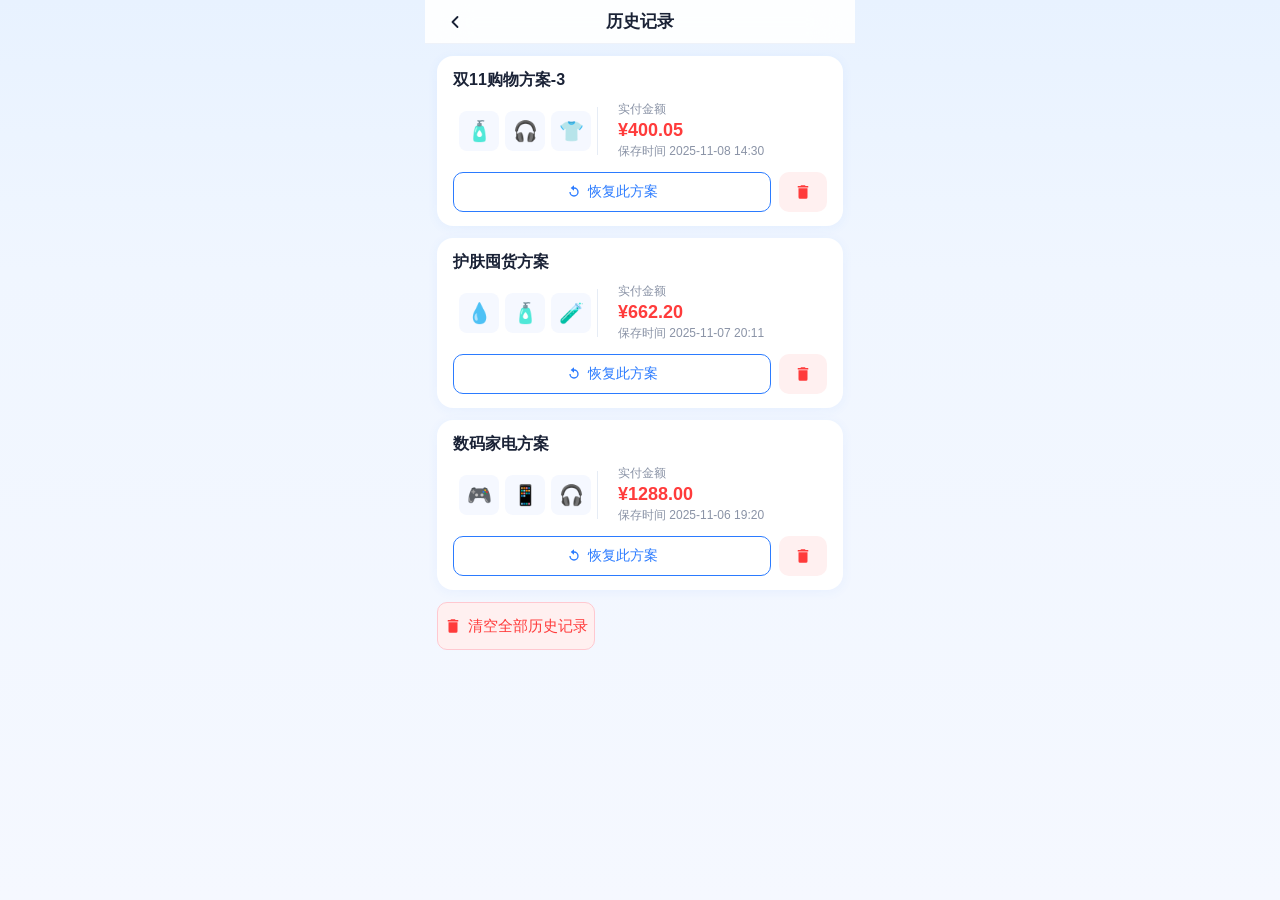
<file: history.html>
<!DOCTYPE html>
<html lang="zh-CN">
<head>
<meta charset="UTF-8">
<meta name="viewport" content="width=device-width, initial-scale=1.0, maximum-scale=1.0, user-scalable=no">
<title>历史记录</title>
<link rel="stylesheet" href="styles.css">
<style>
  .hist-card {
    background: var(--bg-card);
    margin: 12px;
    border-radius: var(--radius-lg);
    padding: 14px 16px;
    box-shadow: var(--shadow-card);
  }
  .hist-card .name { font-size: 16px; font-weight: 600; margin-bottom: 10px; }
  .hist-card .row-main { display: flex; align-items: center; gap: 12px; }
  .hist-card .thumbs { display: flex; gap: 6px; padding: 4px 6px; border-right: 1px solid var(--border-soft); margin-right: 8px; }
  .hist-card .thumbs .thumb { width: 40px; height: 40px; font-size: 20px; border-radius: 8px; background: var(--bg-soft); display: flex; align-items: center; justify-content: center; }
  .hist-card .meta { flex: 1; }
  .hist-card .meta .lbl { font-size: 12px; color: var(--text-tertiary); }
  .hist-card .meta .price { font-size: 18px; font-weight: 700; color: var(--brand-red); margin: 2px 0; }
  .hist-card .meta .time { font-size: 12px; color: var(--text-tertiary); }
  .hist-card .row-actions { display: flex; gap: 8px; margin-top: 12px; }
  .hist-card .btn-restore { flex: 1; height: 40px; font-size: 14px; border-radius: 10px; display: flex; align-items: center; justify-content: center; gap: 6px; }
  .hist-card .btn-del {
    width: 48px; height: 40px;
    background: #fff0f0; color: var(--brand-red);
    border-radius: 10px;
    display: flex; align-items: center; justify-content: center;
  }

  .clear-btn {
    display: flex; align-items: center; justify-content: center; gap: 6px;
    background: #fff0f0;
    color: var(--brand-red);
    border: 1px solid #ffc8d0;
    border-radius: 10px;
    height: 48px;
    font-size: 15px;
    font-weight: 500;
    margin: 12px;
  }
</style>
</head>
<body data-page="history">
<div class="app">
  <div id="nav"></div>
  <div id="root"></div>
</div>

<script src="app.js"></script>
<script>
  (function(){
    const { store, biz, fmtMoney, escapeHtml, renderNav, ui } = window.D11C;
  const data = store.get();
  const history = data.history || [];

  document.getElementById('nav').innerHTML = renderNav({ title: '历史记录', back: 'index.html' });

  function render() {
    const d = store.get();
    const h = d.history || [];
    if (h.length === 0) {
      document.getElementById('root').innerHTML = `
        <div class="empty">
          <span class="emoji">📂</span>
          <div>暂无历史方案</div>
          <div class="text-sm mt-8">保存方案后会在这里显示</div>
        </div>`;
      return;
    }
    document.getElementById('root').innerHTML = h.map(it => `
      <div class="hist-card">
        <div class="name">${escapeHtml(it.name)}</div>
        <div class="row-main">
          <div class="thumbs">
            ${(it.thumbs || ['🛍️', '🛍️', '🛍️']).slice(0, 3).map(t => `<div class="thumb">${t}</div>`).join('')}
          </div>
          <div class="meta">
            <div class="lbl">实付金额</div>
            <div class="price">${fmtMoney(it.amount)}</div>
            <div class="time">保存时间 ${escapeHtml(it.time)}</div>
          </div>
        </div>
        <div class="row-actions">
          <button class="btn btn-outline btn-restore" data-id="${it.id}" data-act="restore">
            <svg width="16" height="16" viewBox="0 0 24 24" fill="none"><path d="M12 5V2L7 6l5 4V7a5 5 0 1 1-5 5H5a7 7 0 1 0 7-7z" fill="currentColor"/></svg>
            恢复此方案
          </button>
          <button class="btn-del" data-id="${it.id}" data-act="del">
            <svg width="18" height="18" viewBox="0 0 24 24" fill="none"><path d="M6 19a2 2 0 0 0 2 2h8a2 2 0 0 0 2-2V7H6v12zM19 4h-3.5l-1-1h-5l-1 1H5v2h14V4z" fill="currentColor"/></svg>
          </button>
        </div>
      </div>
    `).join('') + `
      <button class="clear-btn" data-act="clearAll">
        <svg width="18" height="18" viewBox="0 0 24 24" fill="none"><path d="M6 19a2 2 0 0 0 2 2h8a2 2 0 0 0 2-2V7H6v12zM19 4h-3.5l-1-1h-5l-1 1H5v2h14V4z" fill="currentColor"/></svg>
        清空全部历史记录
      </button>
    `;
    bind();
  }

  function bind() {
    document.querySelectorAll('[data-act="restore"]').forEach(b => b.addEventListener('click', () => {
      const ok = biz.restoreHistory(b.dataset.id);
      if (ok) {
        ui.toast('已恢复方案', 'success');
        setTimeout(() => location.href = 'index.html', 400);
      } else {
        ui.toast('恢复失败', 'error');
      }
    }));
    document.querySelectorAll('[data-act="del"]').forEach(b => b.addEventListener('click', async () => {
      const ok = await ui.confirm({ title: '确定要删除吗？', desc: '删除后该数据将无法恢复', confirmText: '确认删除', danger: true });
      if (ok) { biz.deleteHistory(b.dataset.id); render(); }
    }));
    document.querySelector('[data-act="clearAll"]')?.addEventListener('click', async () => {
      const ok = await ui.confirm({ title: '清空全部历史记录？', desc: '所有保存的方案都将被删除，无法恢复', confirmText: '确认清空', danger: true });
      if (ok) { biz.clearHistory(); render(); }
    });
  }

  render();
  })();
</script>
</body>
</html>
</file>
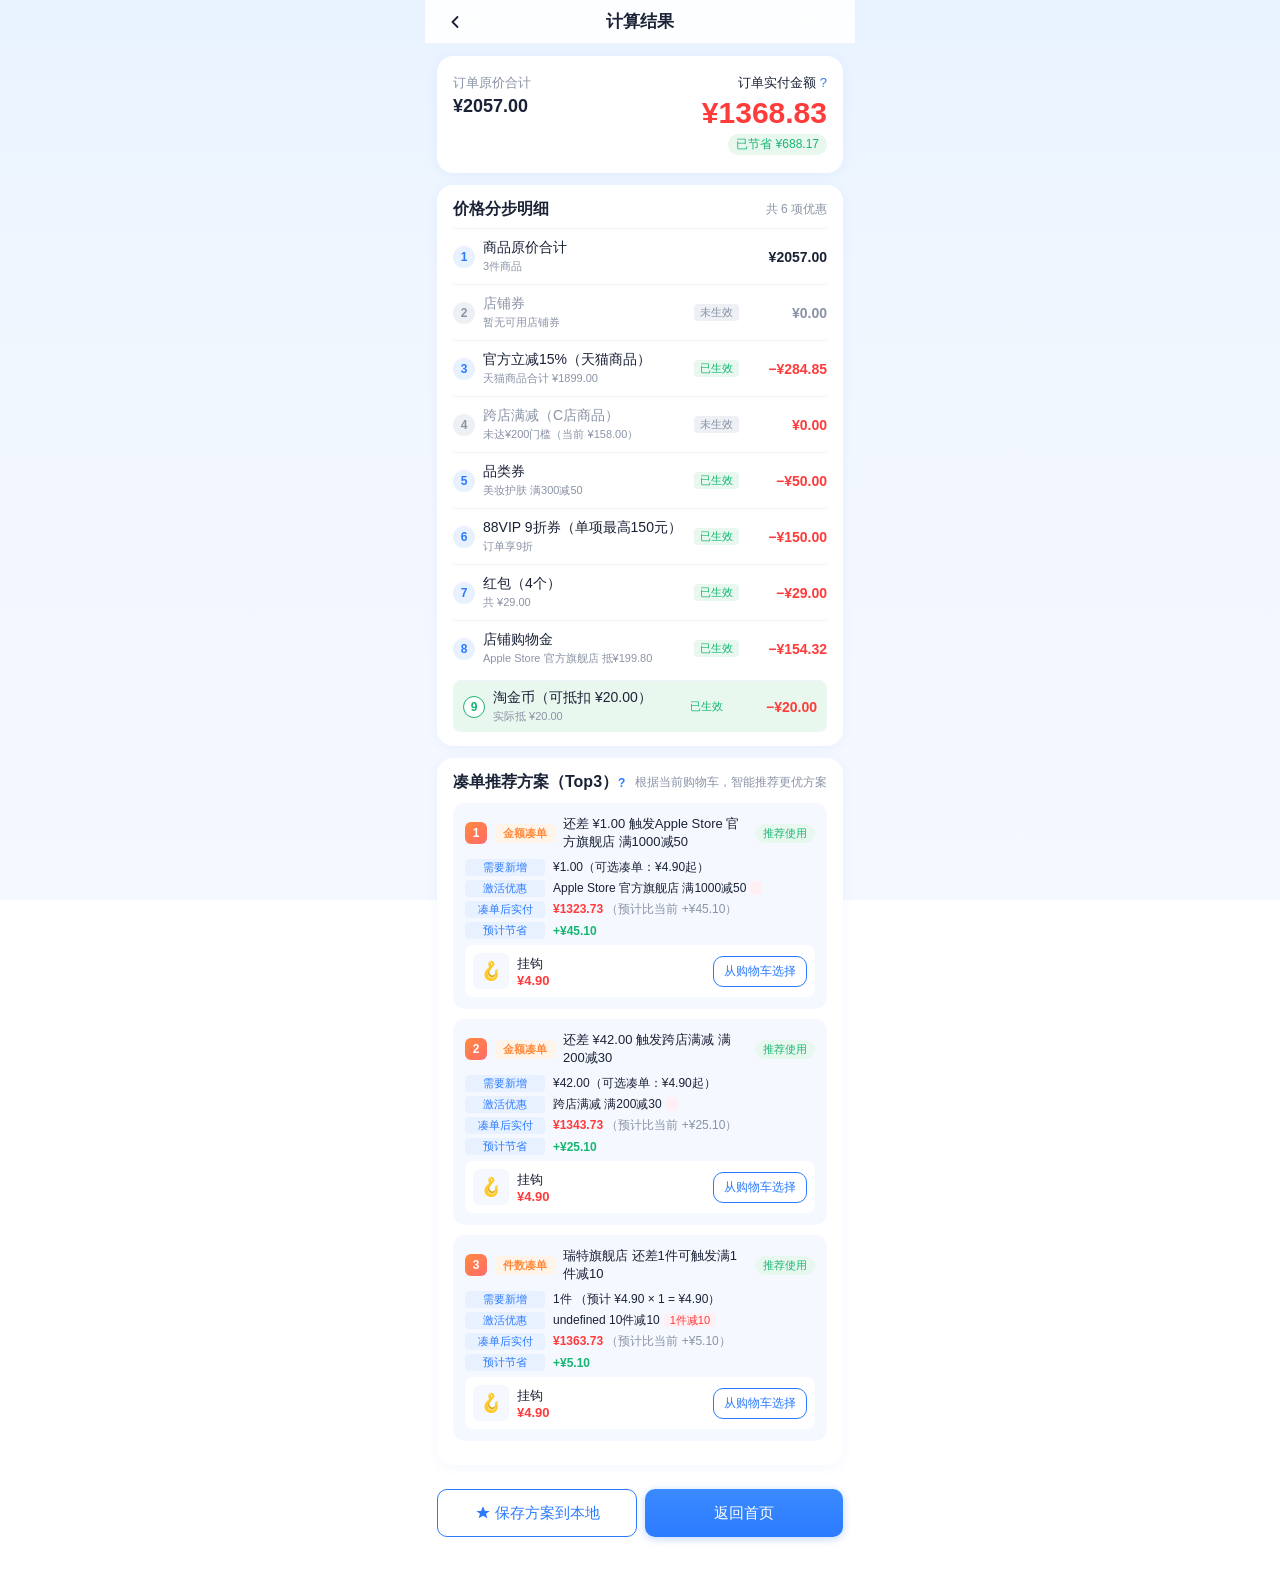
<file: result.html>
<!DOCTYPE html>
<html lang="zh-CN">
<head>
<meta charset="UTF-8">
<meta name="viewport" content="width=device-width, initial-scale=1.0, maximum-scale=1.0, user-scalable=no">
<title>计算结果</title>
<link rel="stylesheet" href="styles.css">
<style>
  .summary-card {
    background: var(--bg-card);
    margin: 12px 12px 0;
    border-radius: var(--radius-lg);
    padding: 18px 16px;
    box-shadow: var(--shadow-card);
  }
  .summary-card .row-top { display: flex; justify-content: space-between; align-items: flex-start; }
  .summary-card .col-l { text-align: left; }
  .summary-card .col-r { text-align: right; }
  .summary-card .lbl { font-size: 13px; color: var(--text-tertiary); margin-bottom: 4px; }
  .summary-card .lbl .help { color: var(--brand-blue); margin-left: 4px; }
  .summary-card .col-r .lbl { color: var(--text-primary); }
  .summary-card .col-r .price { font-size: 30px; font-weight: 800; color: var(--brand-red); }
  .summary-card .saved {
    display: inline-block;
    background: var(--bg-green-soft);
    color: var(--brand-green);
    font-size: 12px;
    padding: 2px 8px;
    border-radius: 10px;
    margin-top: 4px;
  }
  .summary-card .col-l .price { font-size: 18px; color: var(--text-primary); font-weight: 600; }

  .detail-card {
    background: var(--bg-card);
    margin: 12px;
    border-radius: var(--radius-lg);
    padding: 14px 16px;
    box-shadow: var(--shadow-card);
  }
  .detail-card .head {
    display: flex; justify-content: space-between; align-items: center;
    margin-bottom: 8px;
  }
  .detail-card .head .right { font-size: 12px; color: var(--text-tertiary); }
  .step-row {
    display: flex; align-items: center; gap: 8px;
    padding: 10px 0;
    border-top: 1px solid var(--border-soft-2);
  }
  .step-row .no {
    width: 22px; height: 22px;
    border-radius: 50%;
    background: var(--bg-blue-soft);
    color: var(--brand-blue);
    font-size: 12px;
    font-weight: 600;
    display: flex; align-items: center; justify-content: center;
    flex-shrink: 0;
  }
  .step-row.inactive .no { background: #eef0f5; color: var(--text-tertiary); }
  .step-row .info { flex: 1; min-width: 0; }
  .step-row .title { font-size: 14px; color: var(--text-primary); }
  .step-row.inactive .title { color: var(--text-tertiary); }
  .step-row .sub { font-size: 11px; color: var(--text-tertiary); margin-top: 2px; }
  .step-row .badge {
    font-size: 11px;
    padding: 1px 6px;
    background: var(--bg-green-soft);
    color: var(--brand-green);
    border-radius: 4px;
    margin-left: 4px;
  }
  .step-row .badge.inactive { background: #eef0f5; color: var(--text-tertiary); }
  .step-row .amt { font-size: 14px; color: var(--text-primary); font-weight: 600; min-width: 80px; text-align: right; }
  .step-row .amt.red { color: var(--brand-red); }
  .step-row .amt.gray { color: var(--text-tertiary); }
  .step-row.gold {
    background: var(--bg-green-soft);
    border-radius: 8px;
    padding: 8px 10px;
    margin-top: 4px;
  }
  .step-row.gold .no { background: #fff; color: var(--brand-green); border: 1px solid var(--brand-green); }

  .coudan-card {
    background: var(--bg-card);
    margin: 12px;
    border-radius: var(--radius-lg);
    padding: 14px 16px;
    box-shadow: var(--shadow-card);
  }
  .coudan-card .head { display: flex; justify-content: space-between; align-items: center; margin-bottom: 10px; }
  .coudan-card .head .right { font-size: 12px; color: var(--text-tertiary); }
  .coudan-card .head .right .help { color: var(--brand-blue); margin-left: 2px; }

  .plan-item {
    background: var(--bg-soft);
    border-radius: 12px;
    padding: 12px;
    margin-bottom: 10px;
  }
  .plan-item .top {
    display: flex; align-items: center; gap: 8px;
    margin-bottom: 8px;
  }
  .plan-item .no {
    width: 22px; height: 22px;
    background: linear-gradient(135deg, #ff8a3d, #ff6b6b);
    color: #fff;
    border-radius: 6px;
    font-size: 12px;
    font-weight: 700;
    display: flex; align-items: center; justify-content: center;
  }
  .plan-item .badge-type {
    font-size: 11px;
    padding: 2px 8px;
    background: var(--bg-orange-soft);
    color: var(--brand-orange);
    border-radius: 4px;
    font-weight: 600;
  }
  .plan-item .title { flex: 1; font-size: 13px; color: var(--text-primary); }
  .plan-item .status {
    font-size: 11px;
    padding: 2px 8px;
    border-radius: 10px;
    font-weight: 500;
  }
  .plan-item .status.good { background: var(--bg-green-soft); color: var(--brand-green); }
  .plan-item .status.bad { background: #eef0f5; color: var(--text-tertiary); }
  .plan-item .rows { display: flex; flex-direction: column; gap: 4px; }
  .plan-item .r {
    display: flex; align-items: center; gap: 8px;
    font-size: 12px;
  }
  .plan-item .r .k {
    width: 80px;
    color: var(--brand-blue);
    background: var(--bg-blue-soft);
    padding: 1px 6px;
    border-radius: 4px;
    text-align: center;
    font-size: 11px;
    flex-shrink: 0;
  }
  .plan-item .r .v { flex: 1; color: var(--text-primary); }
  .plan-item .r .v .chip-mini {
    font-size: 11px;
    padding: 1px 6px;
    background: var(--bg-pink-soft);
    color: var(--brand-red);
    border-radius: 4px;
    margin-left: 4px;
  }
  .plan-item .r .v .red { color: var(--brand-red); font-weight: 600; }
  .plan-item .r .v .green { color: var(--brand-green); font-weight: 600; }
  .plan-item .r .v .gray { color: var(--text-tertiary); }
  .plan-item .product-row {
    display: flex; align-items: center; gap: 8px;
    background: var(--bg-card);
    padding: 8px;
    border-radius: 8px;
    margin-top: 6px;
  }
  .plan-item .product-row .thumb { width: 36px; height: 36px; font-size: 18px; border-radius: 6px; }
  .plan-item .product-row .info { flex: 1; }
  .plan-item .product-row .name { font-size: 13px; }
  .plan-item .product-row .price { font-size: 13px; color: var(--brand-red); font-weight: 600; }
  .plan-item .product-row .btn { padding: 6px 10px; font-size: 12px; height: auto; }

  .footer-btns { display: flex; gap: 8px; padding: 12px; }
  .footer-btns .btn { flex: 1; height: 48px; font-size: 15px; }
</style>
</head>
<body>
<div class="app">
  <div id="nav"></div>
  <div id="root"></div>
  <div class="footer-btns">
    <button class="btn btn-outline" id="btnSave">
      <svg width="16" height="16" viewBox="0 0 24 24" fill="none"><path d="M12 2l3 7h7l-5.5 4 2 7L12 16l-6.5 4 2-7L2 9h7l3-7z" fill="currentColor"/></svg>
      保存方案到本地
    </button>
    <a class="btn btn-primary" href="index.html">返回首页</a>
  </div>
</div>

<script src="app.js"></script>
<script>
  (function(){
  const { store, biz, fmt, fmtMoney, escapeHtml, renderNav, engine, coudan, ui, COUDAN_LIBRARY } = window.D11C;
  const data = store.get();

  document.getElementById('nav').innerHTML = renderNav({ title: '计算结果', back: 'index.html' });

  if (data.items.length === 0) {
    document.getElementById('root').innerHTML = `
      <div class="card" style="text-align:center;padding:40px 20px;margin-top:20px">
        <div style="font-size:48px">📦</div>
        <div class="text-bold mt-12">商品列表为空</div>
        <div class="text-sm text-gray mt-8">请先添加商品<br>开始使用凑单计算器吧~</div>
        <a class="btn btn-primary mt-16" href="edit.html" style="width:auto;padding:10px 24px">去添加商品</a>
      </div>`;
    document.querySelector('.footer-btns').style.display = 'none';
  } else {
    const r = engine.calc(data.items, data.coupons);
    const plans = coudan.find(data.items, r);

    document.getElementById('root').innerHTML = `
      <!-- 总览 -->
      <div class="summary-card">
        <div class="row-top">
          <div class="col-l">
            <div class="lbl">订单原价合计</div>
            <div class="price">${fmtMoney(r.subtotal)}</div>
          </div>
          <div class="col-r">
            <div class="lbl">订单实付金额<span class="help">?</span></div>
            <div class="price">${fmtMoney(r.final)}</div>
            <div class="saved">已节省 ${fmtMoney(r.saved)}</div>
          </div>
        </div>
      </div>

      <!-- 价格分步明细 -->
      <div class="detail-card">
        <div class="head">
          <div class="text-bold text-lg">价格分步明细</div>
          <div class="right">共 ${r.steps.filter(s => s.status === 'active').length} 项优惠</div>
        </div>
        ${r.steps.map((s, i) => {
          const isGold = i === r.steps.length - 1 && s.status === 'active' && /淘金币/.test(s.title);
          return `
            <div class="step-row ${s.status === 'inactive' ? 'inactive' : ''} ${isGold ? 'gold' : ''}">
              <div class="no">${s.no}</div>
              <div class="info">
                <div class="title">${escapeHtml(s.title)}</div>
                <div class="sub">${escapeHtml(s.sub)}</div>
              </div>
              ${s.status === 'active' ? `<span class="badge">已生效</span>` : (s.status === 'inactive' ? `<span class="badge inactive">未生效</span>` : '')}
              <div class="amt ${s.sign === '-' ? 'red' : (s.status === 'inactive' ? 'gray' : '')}">${s.status === 'inactive' && s.amount === 0 ? '¥0.00' : (s.sign === '-' ? '−' : '') + fmtMoney(Math.abs(s.amount))}</div>
            </div>
          `;
        }).join('')}
      </div>

      <!-- 凑单推荐 Top3 -->
      <div class="coudan-card">
        <div class="head">
          <div class="text-bold text-lg">凑单推荐方案（Top3）<span class="text-blue text-sm font-normal">?</span></div>
          <div class="right">根据当前购物车，智能推荐更优方案</div>
        </div>
        ${plans.length === 0 ? `<div class="empty" style="padding:14px;font-size:13px">当前订单已较优，无需凑单 🎉</div>` : plans.map((p, i) => `
          <div class="plan-item">
            <div class="top">
              <div class="no">${i + 1}</div>
              <span class="badge-type">${p.badge}</span>
              <div class="title">${escapeHtml(p.title)}</div>
              <span class="status ${p.status === '推荐使用' ? 'good' : 'bad'}">${p.status}</span>
            </div>
            <div class="rows">
              <div class="r">
                <span class="k">需要新增</span>
                <span class="v">${p.type === 'qty' ? `${p.need}件 （预计 ¥${fmt(p.product.price)} × ${p.need} = ${fmtMoney(p.extraCost)}）` : `¥${fmt(p.gap)}（可选凑单：¥${fmt(p.product.price)}起）`}</span>
              </div>
              <div class="r">
                <span class="k">激活优惠</span>
                <span class="v">${escapeHtml(p.coupon.label || (p.coupon.shop + ' ' + p.coupon.reduce + '件减' + p.coupon.reduce))}<span class="chip-mini">${p.type === 'qty' ? p.coupon.threshold + '件减' + p.coupon.reduce : ''}</span></span>
              </div>
              <div class="r">
                <span class="k">凑单后实付</span>
                <span class="v"><span class="red">${fmtMoney(r.final - p.netSaving)}</span> <span class="gray">（预计比当前 ${p.netSaving >= 0 ? '+' : ''}¥${fmt(p.netSaving)}）</span></span>
              </div>
              <div class="r">
                <span class="k">预计节省</span>
                <span class="v"><span class="${p.netSaving > 0 ? 'green' : 'gray'}">${p.netSaving > 0 ? '+' : ''}¥${fmt(p.netSaving)}</span></span>
              </div>
            </div>
            <div class="product-row">
              <div class="thumb">${p.product.emoji}</div>
              <div class="info">
                <div class="name">${escapeHtml(p.product.name)}</div>
                <div class="price">${fmtMoney(p.product.price)}</div>
              </div>
              <a class="btn btn-outline" href="edit.html?coudan=${encodeURIComponent(p.product.name)}">从购物车选择</a>
            </div>
          </div>
        `).join('')}
      </div>
    `;

    document.getElementById('btnSave').addEventListener('click', () => {
      const thumbs = data.items.map(i => i.thumb || '🛍️').slice(0, 3);
      const name = `双11方案-${data.items.length}件`;
      biz.saveHistory({
        id: Date.now().toString(36),
        name,
        time: window.D11C.nowStr(),
        amount: r.final,
        total: r.subtotal,
        thumbs,
        itemsSnapshot: JSON.parse(JSON.stringify(data.items)),
        couponsSnapshot: JSON.parse(JSON.stringify(data.coupons)),
      });
      ui.alert({
        title: '方案保存成功',
        desc: '已保存到我的方案<br>可在历史记录中查看',
        buttonText: '知道了',
        icon: '✅',
        iconClass: 'success',
      });
    });
  }
  })();
</script>
</body>
</html>
</file>
<file: styles.css>
/* 双11凑单计算器 - 共享样式 */

:root {
  --bg-page: #f0f6ff;
  --bg-card: #ffffff;
  --bg-soft: #f5f8ff;
  --bg-blue-soft: #e8f1ff;
  --bg-pink-soft: #fff0f3;
  --bg-green-soft: #e8f8ef;
  --bg-orange-soft: #fff4e8;

  --text-primary: #1a2236;
  --text-secondary: #5a6478;
  --text-tertiary: #8a93a6;
  --text-inverse: #ffffff;

  --brand-blue: #2b7bff;
  --brand-blue-deep: #1f63d9;
  --brand-red: #ff3b3b;
  --brand-pink: #ff5e7e;
  --brand-green: #18b672;
  --brand-orange: #ff8a3d;
  --brand-purple: #8b5cf6;
  --brand-yellow: #ffb800;

  --border-soft: #e6ecf5;
  --border-soft-2: #eef2f9;

  --radius-sm: 8px;
  --radius-md: 12px;
  --radius-lg: 16px;
  --radius-xl: 20px;

  --shadow-card: 0 2px 12px rgba(43, 123, 255, 0.06);
  --shadow-card-strong: 0 4px 18px rgba(43, 123, 255, 0.10);
}

* { box-sizing: border-box; -webkit-tap-highlight-color: transparent; }

html, body {
  margin: 0; padding: 0;
  font-family: -apple-system, BlinkMacSystemFont, "PingFang SC", "Microsoft YaHei", "Helvetica Neue", Arial, sans-serif;
  font-size: 14px;
  color: var(--text-primary);
  background: linear-gradient(180deg, #e8f2ff 0%, #f0f6ff 30%, #f5f8ff 100%);
  background-attachment: fixed;
  min-height: 100vh;
  overflow-x: hidden;
  -webkit-font-smoothing: antialiased;
}

a { color: inherit; text-decoration: none; }
button { font-family: inherit; cursor: pointer; border: none; background: none; }
input, select, textarea { font-family: inherit; font-size: 14px; outline: none; }

/* ===== 页面容器：手机宽度居中 ===== */
.app {
  max-width: 430px;
  margin: 0 auto;
  min-height: 100vh;
  background: transparent;
  padding-top: 44px; /* 给 fixed 导航栏留空间 */
  padding-bottom: 24px;
  position: relative;
}

/* ===== 顶部导航栏 ===== */
.nav {
  position: fixed;
  top: 0;
  left: 0;
  right: 0;
  z-index: 100;
  max-width: 430px;
  margin: 0 auto;
  display: flex;
  align-items: center;
  justify-content: center;
  height: 44px;
  background: rgba(255, 255, 255, 0.92);
  backdrop-filter: saturate(180%) blur(20px);
  -webkit-backdrop-filter: saturate(180%) blur(20px);
  border-bottom: 1px solid var(--border-soft-2);
}
.nav .back {
  position: absolute;
  left: 12px;
  top: 50%;
  transform: translateY(-50%);
  width: 36px; height: 36px;
  display: flex; align-items: center; justify-content: center;
  border-radius: 50%;
  color: var(--text-primary);
}
.nav .back:active { background: var(--bg-soft); }
.nav .title { font-size: 17px; font-weight: 600; }
.nav .actions {
  position: absolute;
  right: 12px;
  top: 50%;
  transform: translateY(-50%);
  display: flex; gap: 4px;
  color: var(--text-secondary);
}
.nav .actions button {
  width: 32px; height: 32px;
  display: flex; align-items: center; justify-content: center;
  border-radius: 50%;
  color: var(--text-secondary);
}
.nav .actions button:active { background: var(--bg-soft); }

/* ===== 卡片 ===== */
.card {
  background: var(--bg-card);
  border-radius: var(--radius-lg);
  padding: 16px;
  box-shadow: var(--shadow-card);
  margin: 0 12px 12px;
}
.card-title {
  display: flex; align-items: center; justify-content: space-between;
  font-size: 15px; font-weight: 600;
  margin-bottom: 12px;
}
.card-title .right { font-size: 13px; font-weight: 400; color: var(--text-secondary); }
.card-title .right.blue { color: var(--brand-blue); }

/* ===== 通用按钮 ===== */
.btn {
  display: inline-flex;
  align-items: center;
  justify-content: center;
  gap: 4px;
  padding: 10px 16px;
  border-radius: 10px;
  font-size: 14px;
  font-weight: 500;
  transition: opacity 0.15s, transform 0.1s;
  white-space: nowrap;
}
.btn:active { transform: scale(0.97); }
.btn-primary {
  background: linear-gradient(180deg, #3b8aff 0%, #2b7bff 100%);
  color: var(--text-inverse);
  box-shadow: 0 2px 8px rgba(43, 123, 255, 0.3);
}
.btn-primary:active { opacity: 0.9; }
.btn-outline {
  background: var(--bg-card);
  color: var(--brand-blue);
  border: 1px solid var(--brand-blue);
}
.btn-ghost {
  background: var(--bg-soft);
  color: var(--text-secondary);
}
.btn-danger {
  background: var(--brand-red);
  color: var(--text-inverse);
}
.btn-block { width: 100%; padding: 14px 16px; font-size: 15px; }

/* ===== 通用 chip/badge ===== */
.chip {
  display: inline-flex; align-items: center;
  padding: 2px 8px;
  font-size: 11px;
  font-weight: 500;
  border-radius: 6px;
  line-height: 18px;
}
.chip-tianmao { background: #ffe5ea; color: #ff3b5c; }
.chip-cshop { background: #e0eaff; color: #2b7bff; }
.chip-green { background: var(--bg-green-soft); color: var(--brand-green); }
.chip-orange { background: var(--bg-orange-soft); color: var(--brand-orange); }
.chip-purple { background: #f0e7ff; color: var(--brand-purple); }
.chip-blue { background: var(--bg-blue-soft); color: var(--brand-blue); }
.chip-pink { background: var(--bg-pink-soft); color: var(--brand-pink); }
.chip-gray { background: #eef0f5; color: #6b7280; }

/* ===== 输入框 ===== */
.input {
  display: flex; align-items: center;
  background: var(--bg-soft);
  border: 1px solid transparent;
  border-radius: 10px;
  padding: 0 12px;
  height: 40px;
  transition: border-color 0.15s, background 0.15s;
}
.input:focus-within {
  background: var(--bg-card);
  border-color: var(--brand-blue);
}
.input input {
  flex: 1;
  background: transparent;
  border: none;
  font-size: 14px;
  color: var(--text-primary);
  height: 100%;
}
.input input::placeholder { color: var(--text-tertiary); }
.input .prefix, .input .suffix {
  color: var(--text-tertiary);
  font-size: 14px;
  white-space: nowrap;
}
.input .prefix { margin-right: 6px; }
.input .suffix { margin-left: 6px; }
.input.has-error {
  background: #fff0f0;
  border-color: var(--brand-red);
}
.input-error-msg {
  color: var(--brand-red);
  font-size: 12px;
  margin-top: 4px;
  display: flex; align-items: center; gap: 4px;
}

/* ===== 弹窗 ===== */
.modal-mask {
  position: fixed; inset: 0;
  background: rgba(0, 0, 0, 0.4);
  z-index: 1000;
  display: flex; align-items: center; justify-content: center;
  padding: 24px;
  animation: fadeIn 0.15s;
}
.modal {
  background: var(--bg-card);
  border-radius: 16px;
  padding: 24px 20px 20px;
  width: 100%;
  max-width: 320px;
  text-align: center;
  animation: popIn 0.18s;
}
.modal-icon {
  width: 64px; height: 64px;
  margin: 0 auto 12px;
  border-radius: 50%;
  display: flex; align-items: center; justify-content: center;
  font-size: 32px;
}
.modal-icon.danger { background: var(--bg-pink-soft); }
.modal-icon.success { background: var(--bg-green-soft); }
.modal-icon.warning { background: var(--bg-orange-soft); }
.modal-title { font-size: 16px; font-weight: 600; margin-bottom: 6px; }
.modal-desc { font-size: 13px; color: var(--text-secondary); line-height: 1.5; margin-bottom: 16px; }
.modal-actions { display: flex; gap: 8px; }
.modal-actions .btn { flex: 1; padding: 12px; font-size: 14px; }

@keyframes fadeIn { from { opacity: 0; } to { opacity: 1; } }
@keyframes popIn { from { transform: scale(0.92); opacity: 0; } to { transform: scale(1); opacity: 1; } }

/* ===== Toast ===== */
.toast {
  position: fixed;
  top: 50%; left: 50%;
  transform: translate(-50%, -50%);
  background: rgba(0, 0, 0, 0.82);
  color: #fff;
  padding: 10px 16px;
  border-radius: 10px;
  font-size: 13px;
  z-index: 2000;
  max-width: 80%;
  text-align: center;
  animation: popIn 0.18s;
}
.toast.success { background: var(--brand-green); }
.toast.error { background: var(--brand-red); }
.toast.warn { background: var(--brand-orange); }

/* ===== 工具 ===== */
.row { display: flex; align-items: center; }
.row-between { display: flex; align-items: center; justify-content: space-between; }
.gap-4 { gap: 4px; } .gap-6 { gap: 6px; } .gap-8 { gap: 8px; } .gap-12 { gap: 12px; }
.mt-8 { margin-top: 8px; } .mt-12 { margin-top: 12px; } .mt-16 { margin-top: 16px; }
.text-red { color: var(--brand-red); }
.text-green { color: var(--brand-green); }
.text-blue { color: var(--brand-blue); }
.text-gray { color: var(--text-tertiary); }
.text-bold { font-weight: 600; }
.text-sm { font-size: 12px; }
.text-lg { font-size: 16px; }
.text-xl { font-size: 18px; }
.text-2xl { font-size: 22px; }
.text-3xl { font-size: 28px; }
.text-price { color: var(--brand-red); font-weight: 600; }
.text-price-lg { color: var(--brand-red); font-weight: 700; font-size: 28px; }

/* ===== 开关 ===== */
.switch {
  position: relative;
  width: 44px; height: 26px;
  background: #d1d8e3;
  border-radius: 13px;
  transition: background 0.2s;
  flex-shrink: 0;
}
.switch::after {
  content: '';
  position: absolute;
  left: 2px; top: 2px;
  width: 22px; height: 22px;
  background: #fff;
  border-radius: 50%;
  transition: transform 0.2s;
  box-shadow: 0 1px 3px rgba(0,0,0,0.2);
}
.switch.on { background: var(--brand-blue); }
.switch.on::after { transform: translateX(18px); }

/* ===== 空状态 ===== */
.empty {
  padding: 40px 20px;
  text-align: center;
  color: var(--text-tertiary);
  font-size: 14px;
}
.empty .emoji { font-size: 48px; display: block; margin-bottom: 8px; }

/* ===== 单图标占位 ===== */
.thumb {
  width: 60px; height: 60px;
  border-radius: 10px;
  background: var(--bg-soft);
  display: flex; align-items: center; justify-content: center;
  font-size: 28px;
  flex-shrink: 0;
  overflow: hidden;
}
.thumb-sm { width: 40px; height: 40px; font-size: 20px; border-radius: 8px; }
.thumb-lg { width: 80px; height: 80px; font-size: 36px; border-radius: 12px; }

/* ===== 优惠券分组色块（带前缀图标） ===== */
.section-head {
  display: flex; align-items: center; gap: 8px;
  padding: 4px 4px 10px;
}
.section-head .ico {
  width: 28px; height: 28px;
  border-radius: 8px;
  display: flex; align-items: center; justify-content: center;
  font-size: 16px;
  color: #fff;
}
.ico-shop { background: linear-gradient(135deg, #ff8fa3, #ff5e7e); }
.ico-cat { background: linear-gradient(135deg, #ffb46b, #ff8a3d); }
.ico-vip { background: linear-gradient(135deg, #b794f6, #8b5cf6); }
.ico-red { background: linear-gradient(135deg, #ff6b6b, #ff3b3b); }
.ico-coin { background: linear-gradient(135deg, #6bb1ff, #2b7bff); }
.ico-gold { background: linear-gradient(135deg, #ffd56b, #ffb800); }

/* ===== 数量加减 ===== */
.qty {
  display: inline-flex; align-items: center;
  border: 1px solid var(--border-soft);
  border-radius: 8px;
  overflow: hidden;
}
.qty button {
  width: 28px; height: 28px;
  display: flex; align-items: center; justify-content: center;
  color: var(--brand-blue);
  font-size: 16px;
  font-weight: 500;
  background: var(--bg-card);
}
.qty button:disabled { color: var(--text-tertiary); }
.qty input {
  width: 36px;
  height: 28px;
  border: none;
  text-align: center;
  background: var(--bg-card);
  font-size: 13px;
  -moz-appearance: textfield;
}
.qty input::-webkit-outer-spin-button,
.qty input::-webkit-inner-spin-button { -webkit-appearance: none; margin: 0; }
</file>
